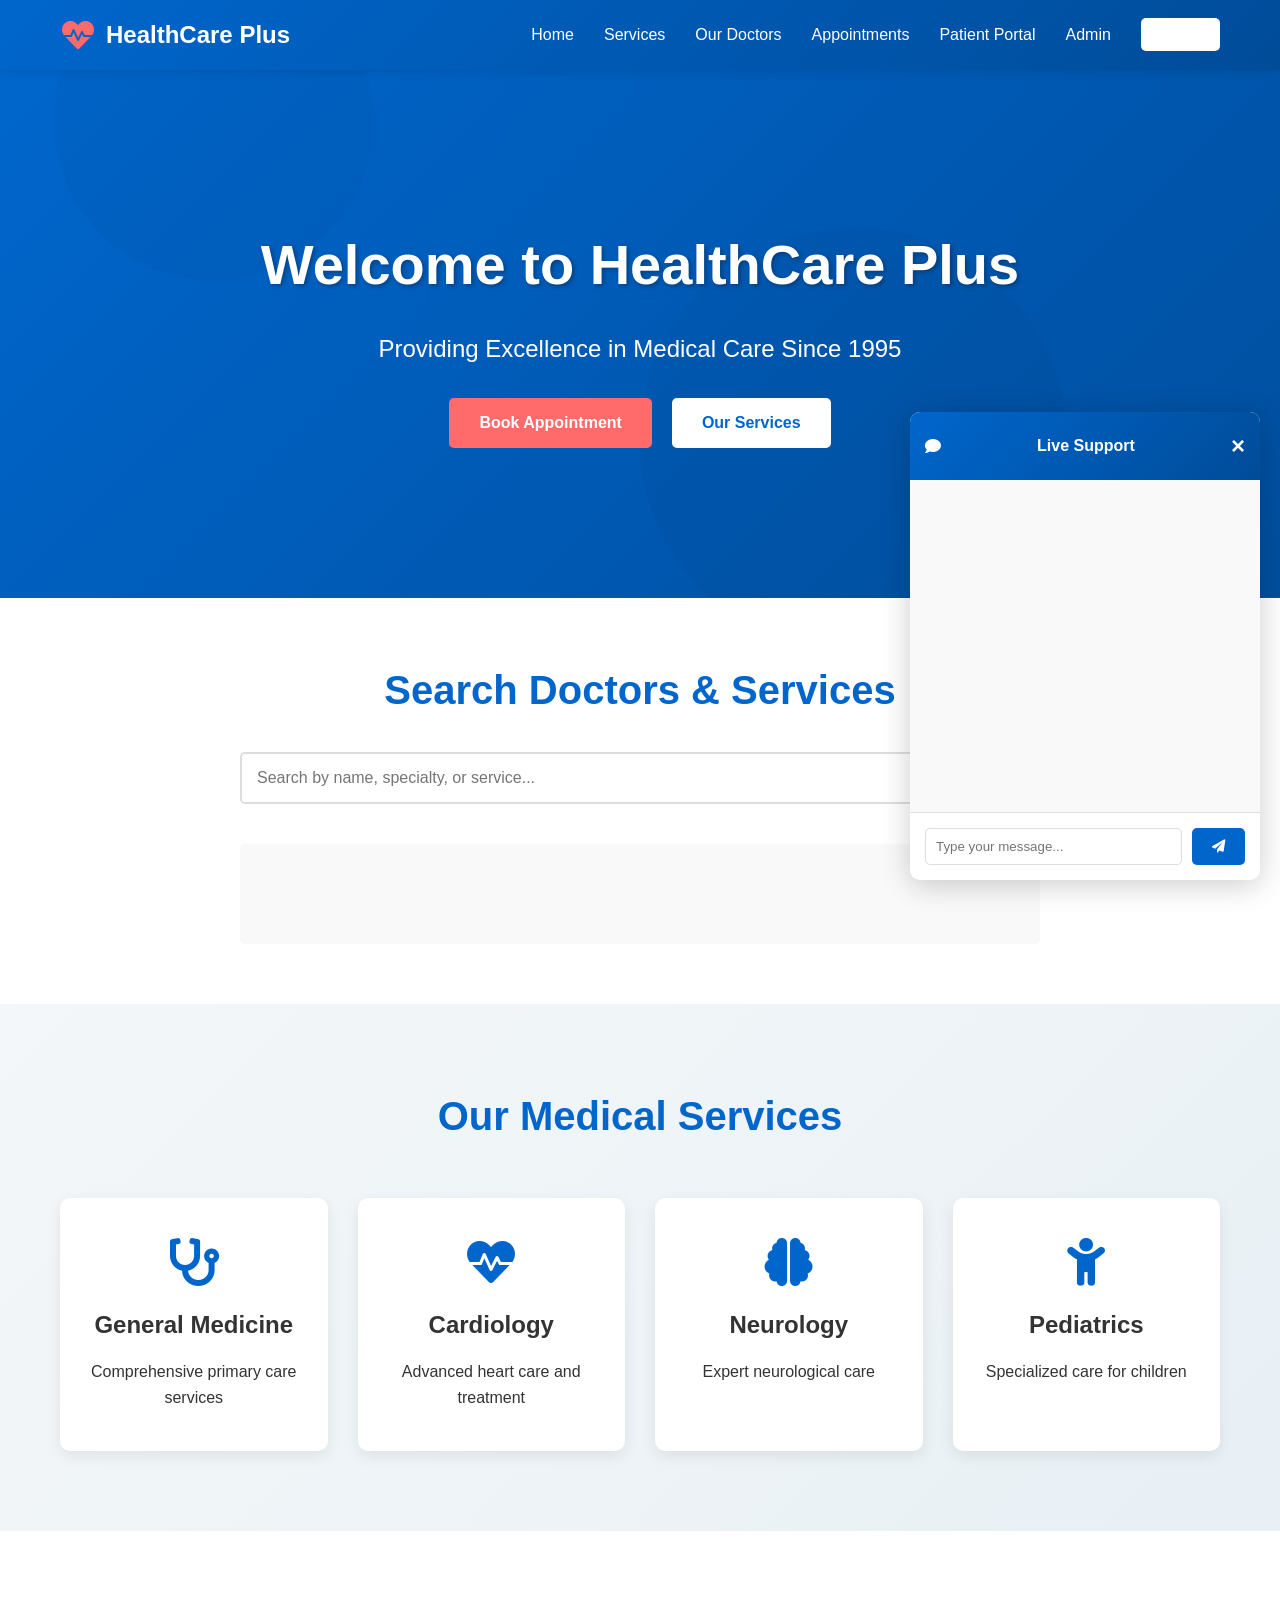
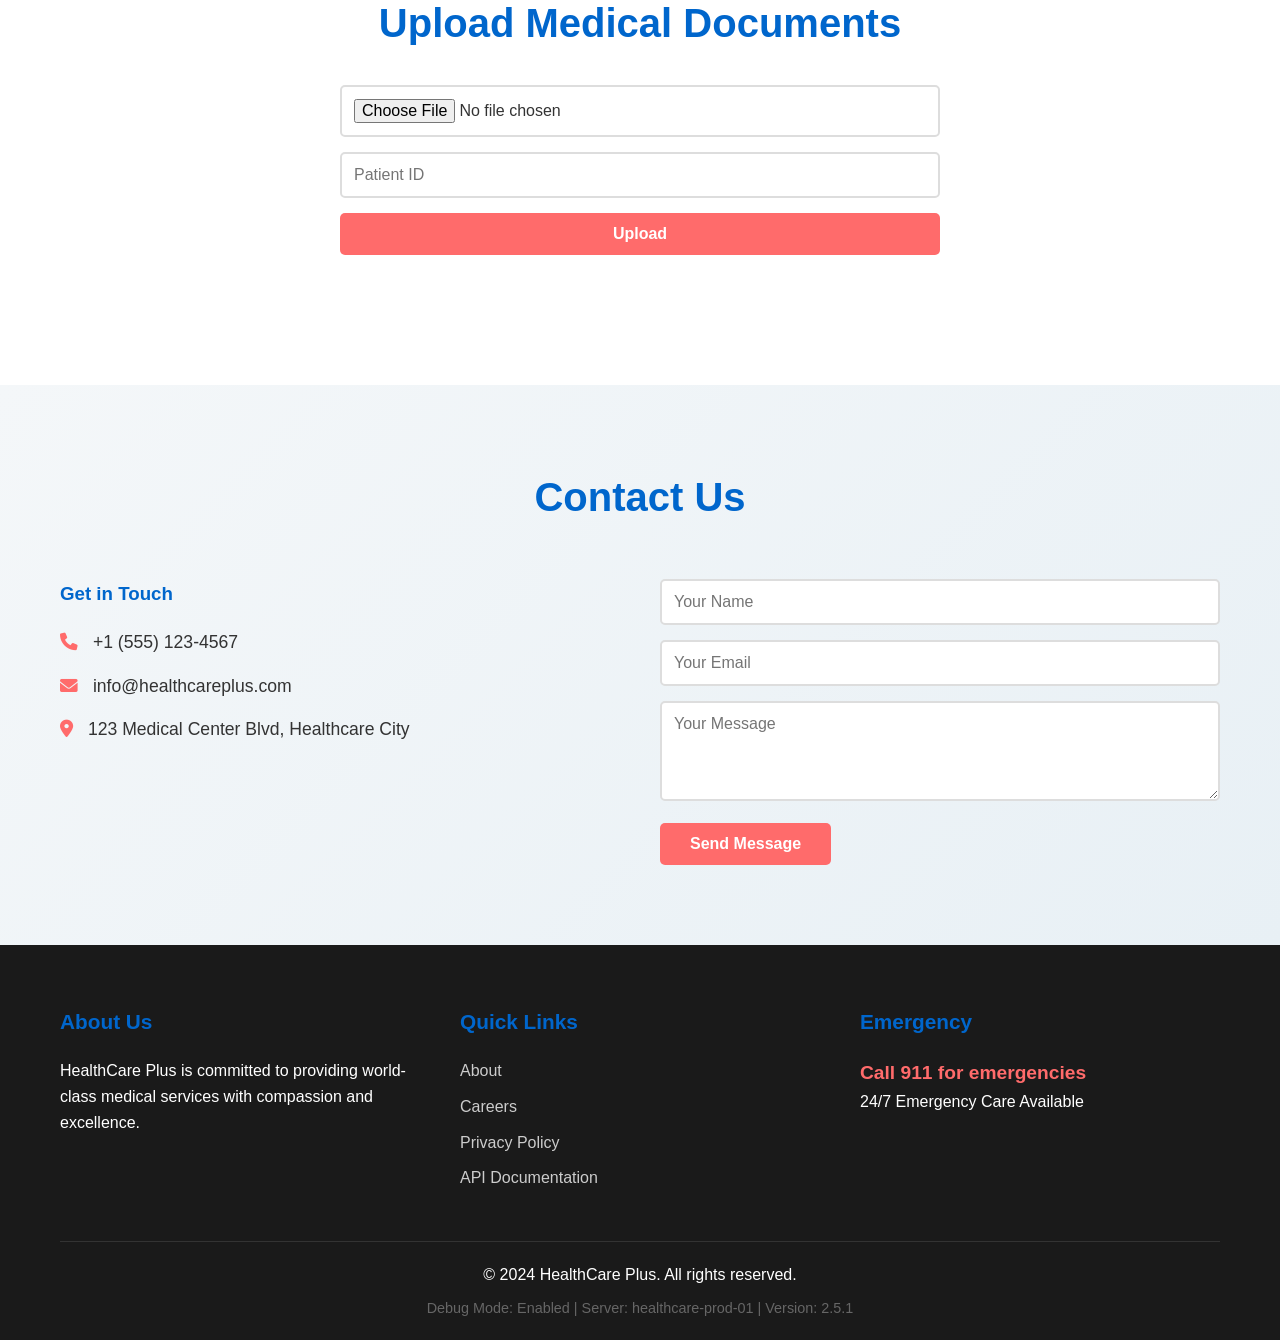
<file: healthcare-plus/index.html>
<!DOCTYPE html>
<html lang="en">
<head>
    <meta charset="UTF-8">
    <meta name="viewport" content="width=device-width, initial-scale=1.0">
    <title>HealthCare Plus - Your Trusted Medical Partner</title>
    <link rel="stylesheet" href="styles.css">
    <link rel="stylesheet" href="https://cdnjs.cloudflare.com/ajax/libs/font-awesome/6.0.0/css/all.min.css">
</head>
<body>
    <!-- Navigation -->
    <nav class="navbar">
        <div class="container">
            <div class="logo">
                <i class="fas fa-heartbeat"></i>
                <span>HealthCare Plus</span>
            </div>
            <ul class="nav-links">
                <li><a href="index.html">Home</a></li>
                <li><a href="services.html">Services</a></li>
                <li><a href="doctors.html">Our Doctors</a></li>
                <li><a href="appointments.html">Appointments</a></li>
                <li><a href="patients.html">Patient Portal</a></li>
                <li><a href="admin.html">Admin</a></li>
                <li><a href="login.html" class="btn-login">Login</a></li>
            </ul>
        </div>
    </nav>

    <!-- Hero Section -->
    <section class="hero">
        <div class="hero-content">
            <h1>Welcome to HealthCare Plus</h1>
            <p>Providing Excellence in Medical Care Since 1995</p>
            <div class="hero-buttons">
                <a href="appointments.html" class="btn btn-primary">Book Appointment</a>
                <a href="services.html" class="btn btn-secondary">Our Services</a>
            </div>
        </div>
    </section>

    <!-- Search Section -->
    <section class="search-section">
        <div class="container">
            <h2>Search Doctors & Services</h2>
            <form id="searchForm" onsubmit="return searchData();">
                <input type="text" id="searchQuery" placeholder="Search by name, specialty, or service..." name="query">
                <button type="submit" class="btn btn-primary">Search</button>
            </form>
            <div id="searchResults"></div>
        </div>
    </section>

    <!-- Services Overview -->
    <section class="services-overview">
        <div class="container">
            <h2>Our Medical Services</h2>
            <div class="services-grid">
                <div class="service-card">
                    <i class="fas fa-stethoscope"></i>
                    <h3>General Medicine</h3>
                    <p>Comprehensive primary care services</p>
                </div>
                <div class="service-card">
                    <i class="fas fa-heartbeat"></i>
                    <h3>Cardiology</h3>
                    <p>Advanced heart care and treatment</p>
                </div>
                <div class="service-card">
                    <i class="fas fa-brain"></i>
                    <h3>Neurology</h3>
                    <p>Expert neurological care</p>
                </div>
                <div class="service-card">
                    <i class="fas fa-child"></i>
                    <h3>Pediatrics</h3>
                    <p>Specialized care for children</p>
                </div>
            </div>
        </div>
    </section>

    <!-- Image Upload Section -->
    <section class="upload-section">
        <div class="container">
            <h2>Upload Medical Documents</h2>
            <form id="uploadForm" enctype="multipart/form-data">
                <input type="file" id="fileUpload" name="file">
                <input type="text" id="patientId" placeholder="Patient ID" name="patientId">
                <button type="button" onclick="uploadFile()" class="btn btn-primary">Upload</button>
            </form>
            <div id="uploadResult"></div>
        </div>
    </section>

    <!-- Contact Section -->
    <section class="contact-section">
        <div class="container">
            <h2>Contact Us</h2>
            <div class="contact-grid">
                <div class="contact-info">
                    <h3>Get in Touch</h3>
                    <p><i class="fas fa-phone"></i> +1 (555) 123-4567</p>
                    <p><i class="fas fa-envelope"></i> info@healthcareplus.com</p>
                    <p><i class="fas fa-map-marker-alt"></i> 123 Medical Center Blvd, Healthcare City</p>
                </div>
                <div class="contact-form">
                    <form id="contactForm">
                        <input type="text" name="name" placeholder="Your Name" required>
                        <input type="email" name="email" placeholder="Your Email" required>
                        <textarea name="message" placeholder="Your Message" rows="4" required></textarea>
                        <button type="submit" class="btn btn-primary">Send Message</button>
                    </form>
                </div>
            </div>
        </div>
    </section>

    <!-- Chat Box -->
    <div class="chat-widget" id="chatWidget">
        <div class="chat-header" onclick="toggleChat()">
            <i class="fas fa-comment"></i> Live Support
            <span class="chat-close">&times;</span>
        </div>
        <div class="chat-body" id="chatBody">
            <div class="chat-messages" id="chatMessages"></div>
            <div class="chat-input">
                <input type="text" id="chatInput" placeholder="Type your message...">
                <button onclick="sendMessage()"><i class="fas fa-paper-plane"></i></button>
            </div>
        </div>
    </div>

    <!-- Footer -->
    <footer class="footer">
        <div class="container">
            <div class="footer-grid">
                <div class="footer-col">
                    <h4>About Us</h4>
                    <p>HealthCare Plus is committed to providing world-class medical services with compassion and excellence.</p>
                </div>
                <div class="footer-col">
                    <h4>Quick Links</h4>
                    <ul>
                        <li><a href="about.html">About</a></li>
                        <li><a href="careers.html">Careers</a></li>
                        <li><a href="privacy.html">Privacy Policy</a></li>
                        <li><a href="api-docs.html">API Documentation</a></li>
                    </ul>
                </div>
                <div class="footer-col">
                    <h4>Emergency</h4>
                    <p class="emergency">Call 911 for emergencies</p>
                    <p>24/7 Emergency Care Available</p>
                </div>
            </div>
            <div class="footer-bottom">
                <p>&copy; 2024 HealthCare Plus. All rights reserved.</p>
                <p class="debug-info">Debug Mode: Enabled | Server: healthcare-prod-01 | Version: 2.5.1</p>
            </div>
        </div>
    </footer>

    <script src="script.js"></script>
</body>
</html>
</file>
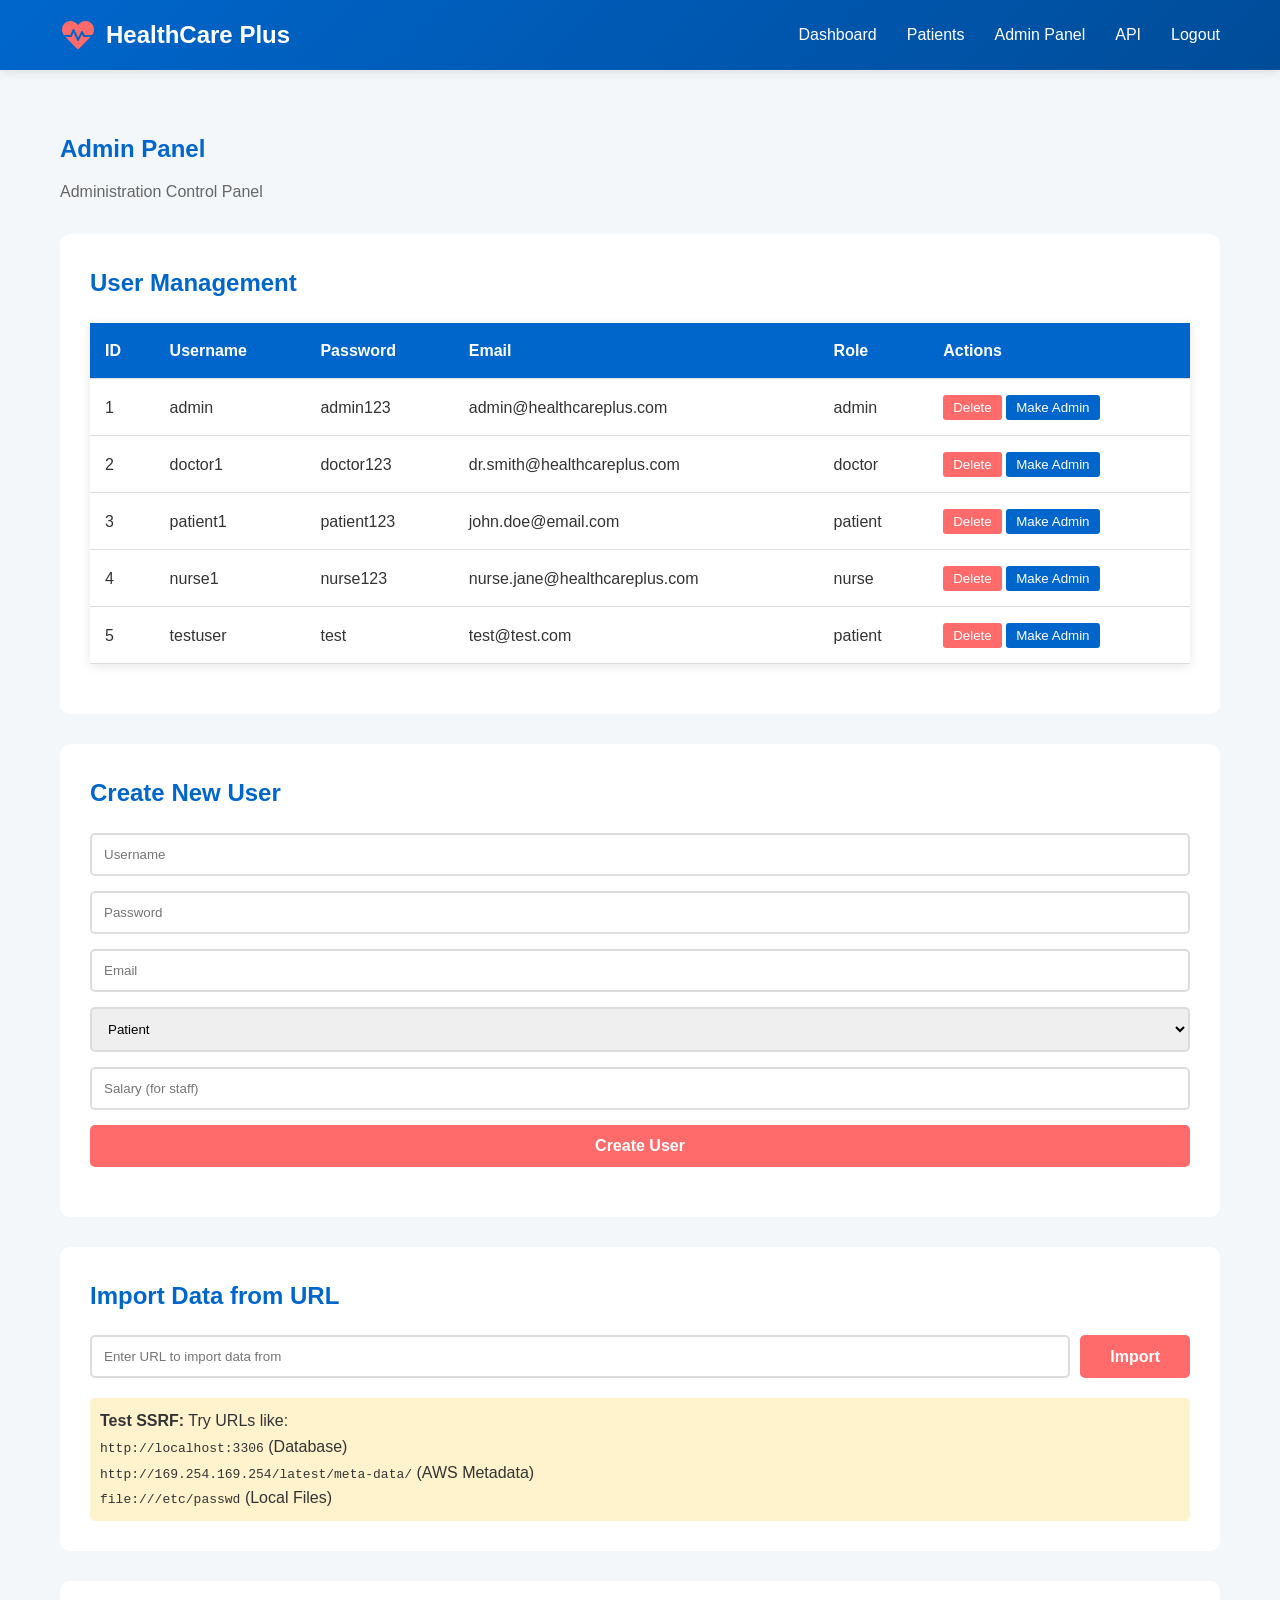
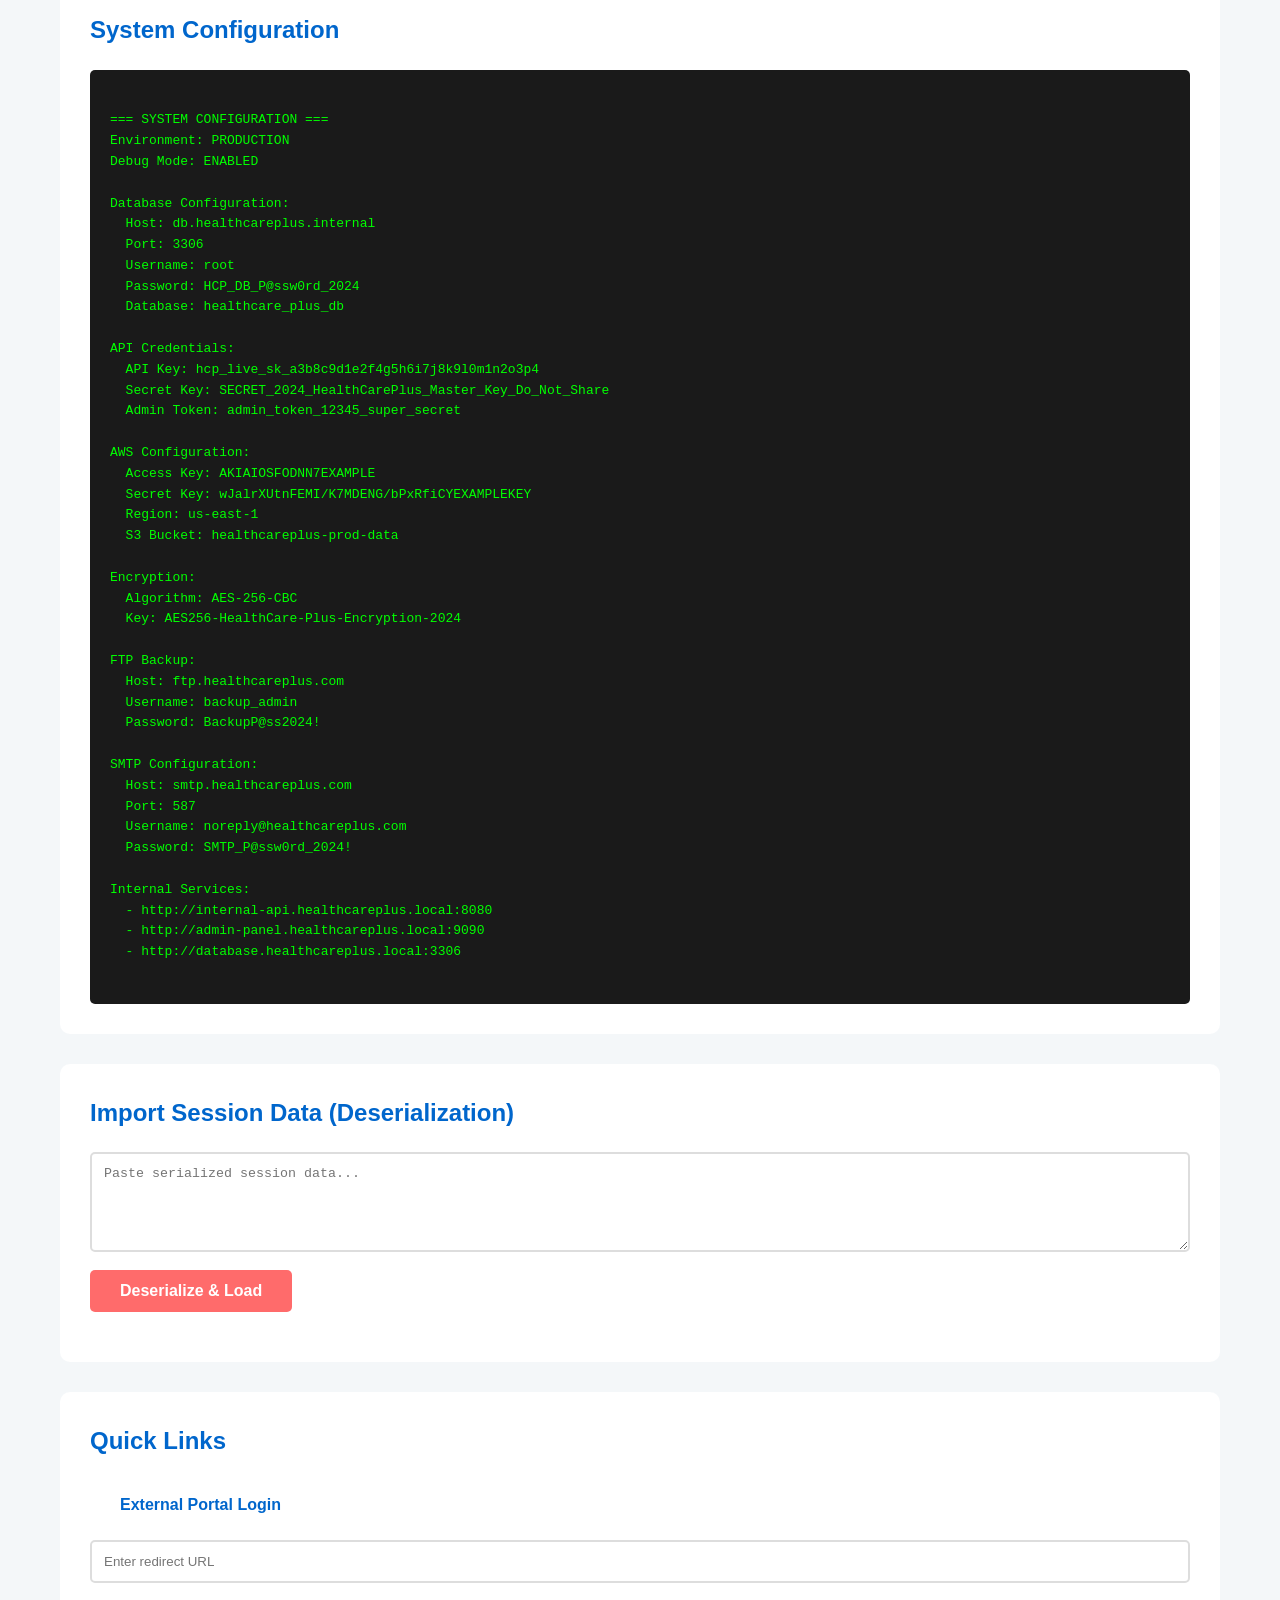
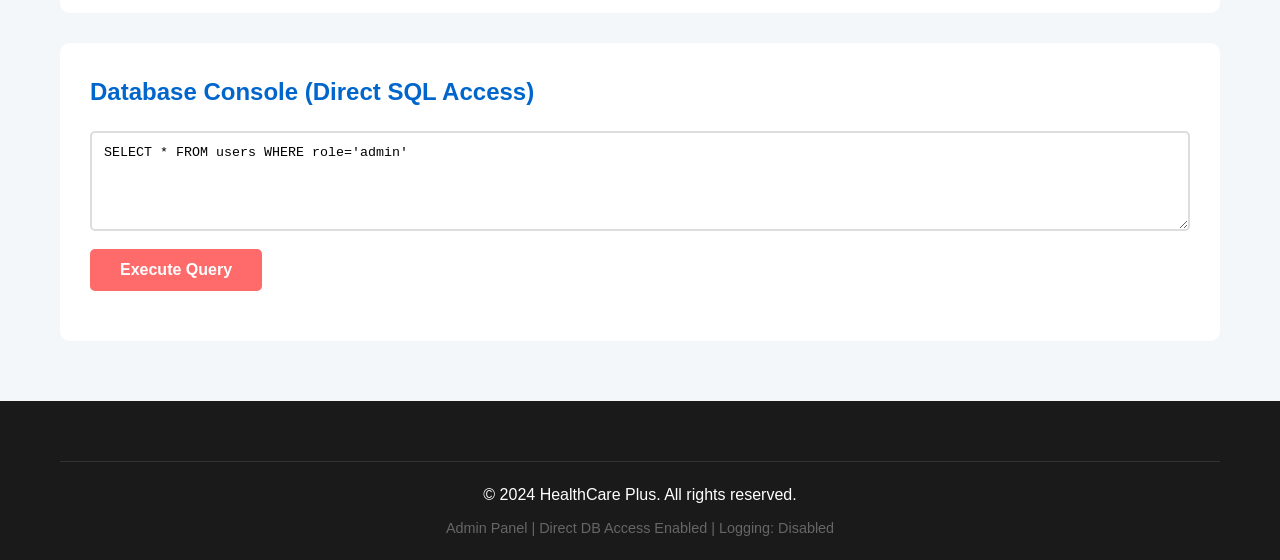
<file: healthcare-plus/admin.html>
<!DOCTYPE html>
<html lang="en">
<head>
    <meta charset="UTF-8">
    <meta name="viewport" content="width=device-width, initial-scale=1.0">
    <title>Admin Panel - HealthCare Plus</title>
    <link rel="stylesheet" href="styles.css">
    <link rel="stylesheet" href="https://cdnjs.cloudflare.com/ajax/libs/font-awesome/6.0.0/css/all.min.css">
</head>
<body>
    <nav class="navbar">
        <div class="container">
            <div class="logo">
                <i class="fas fa-heartbeat"></i>
                <span>HealthCare Plus</span>
            </div>
            <ul class="nav-links">
                <li><a href="dashboard.html">Dashboard</a></li>
                <li><a href="patients.html">Patients</a></li>
                <li><a href="admin.html">Admin Panel</a></li>
                <li><a href="api-docs.html">API</a></li>
                <li><a href="login.html">Logout</a></li>
            </ul>
        </div>
    </nav>

    <section style="padding: 60px 0; min-height: 80vh;">
        <div class="container">
            <h1 style="color: #0066cc; margin-bottom: 10px;">Admin Panel</h1>
            <p style="color: #666; margin-bottom: 30px;">Administration Control Panel</p>

            <!-- VULNERABILITY: Missing Function Level Access Control -->
            <div style="background: white; padding: 30px; border-radius: 10px; margin-bottom: 30px;">
                <h2 style="color: #0066cc; margin-bottom: 20px;">User Management</h2>
                <div id="usersList"></div>
            </div>

            <!-- VULNERABILITY: Mass Assignment -->
            <div style="background: white; padding: 30px; border-radius: 10px; margin-bottom: 30px;">
                <h2 style="color: #0066cc; margin-bottom: 20px;">Create New User</h2>
                <form id="createUserForm" style="display: grid; gap: 15px;">
                    <input type="text" id="newUsername" placeholder="Username" required style="padding: 12px; border: 2px solid #ddd; border-radius: 5px;">
                    <input type="password" id="newPassword" placeholder="Password" required style="padding: 12px; border: 2px solid #ddd; border-radius: 5px;">
                    <input type="email" id="newEmail" placeholder="Email" required style="padding: 12px; border: 2px solid #ddd; border-radius: 5px;">
                    <select id="newRole" style="padding: 12px; border: 2px solid #ddd; border-radius: 5px;">
                        <option value="patient">Patient</option>
                        <option value="doctor">Doctor</option>
                        <option value="nurse">Nurse</option>
                        <option value="admin">Admin</option>
                    </select>
                    <input type="text" id="newSalary" placeholder="Salary (for staff)" style="padding: 12px; border: 2px solid #ddd; border-radius: 5px;">
                    <button type="submit" class="btn btn-primary">Create User</button>
                </form>
                <div id="createUserResult" style="margin-top: 20px;"></div>
            </div>

            <!-- VULNERABILITY: SSRF (Server-Side Request Forgery) -->
            <div style="background: white; padding: 30px; border-radius: 10px; margin-bottom: 30px;">
                <h2 style="color: #0066cc; margin-bottom: 20px;">Import Data from URL</h2>
                <div style="display: flex; gap: 10px; margin-bottom: 20px;">
                    <input type="text" id="importUrl" placeholder="Enter URL to import data from" style="flex: 1; padding: 12px; border: 2px solid #ddd; border-radius: 5px;">
                    <button onclick="importFromUrl()" class="btn btn-primary">Import</button>
                </div>
                <div id="ssrfResults"></div>
                <div style="margin-top: 15px; padding: 10px; background: #fff3cd; border-radius: 5px;">
                    <strong>Test SSRF:</strong> Try URLs like:<br>
                    <code>http://localhost:3306</code> (Database)<br>
                    <code>http://169.254.169.254/latest/meta-data/</code> (AWS Metadata)<br>
                    <code>file:///etc/passwd</code> (Local Files)
                </div>
            </div>

            <!-- VULNERABILITY: Sensitive Data Exposure -->
            <div style="background: white; padding: 30px; border-radius: 10px; margin-bottom: 30px;">
                <h2 style="color: #0066cc; margin-bottom: 20px;">System Configuration</h2>
                <div style="background: #1a1a1a; color: #0f0; padding: 20px; border-radius: 5px; font-family: monospace; white-space: pre-wrap;" id="systemConfig"></div>
            </div>

            <!-- VULNERABILITY: Insecure Deserialization -->
            <div style="background: white; padding: 30px; border-radius: 10px; margin-bottom: 30px;">
                <h2 style="color: #0066cc; margin-bottom: 20px;">Import Session Data (Deserialization)</h2>
                <textarea id="sessionData" placeholder="Paste serialized session data..." style="width: 100%; height: 100px; padding: 12px; border: 2px solid #ddd; border-radius: 5px; font-family: monospace;"></textarea>
                <button onclick="deserializeSession()" class="btn btn-primary" style="margin-top: 10px;">Deserialize & Load</button>
                <div id="deserializeResults" style="margin-top: 20px;"></div>
            </div>

            <!-- VULNERABILITY: Unvalidated Redirects -->
            <div style="background: white; padding: 30px; border-radius: 10px; margin-bottom: 30px;">
                <h2 style="color: #0066cc; margin-bottom: 20px;">Quick Links</h2>
                <div style="display: grid; gap: 10px;">
                    <a href="#" onclick="redirectTo()" class="btn btn-secondary">External Portal Login</a>
                    <input type="text" id="redirectUrl" placeholder="Enter redirect URL" style="padding: 12px; border: 2px solid #ddd; border-radius: 5px;">
                </div>
            </div>

            <!-- Database Console -->
            <div style="background: white; padding: 30px; border-radius: 10px;">
                <h2 style="color: #0066cc; margin-bottom: 20px;">Database Console (Direct SQL Access)</h2>
                <textarea id="sqlQuery" placeholder="Enter SQL query..." style="width: 100%; height: 100px; padding: 12px; border: 2px solid #ddd; border-radius: 5px; font-family: monospace;">SELECT * FROM users WHERE role='admin'</textarea>
                <button onclick="executeSQL()" class="btn btn-primary" style="margin-top: 10px;">Execute Query</button>
                <div id="sqlResults" style="margin-top: 20px;"></div>
            </div>
        </div>
    </section>

    <footer class="footer">
        <div class="container">
            <div class="footer-bottom">
                <p>&copy; 2024 HealthCare Plus. All rights reserved.</p>
                <p class="debug-info">Admin Panel | Direct DB Access Enabled | Logging: Disabled</p>
            </div>
        </div>
    </footer>

    <script src="script.js"></script>
    <script>
        // Load user list on page load
        function loadUsers() {
            const usersList = document.getElementById('usersList');
            let html = '<table><thead><tr><th>ID</th><th>Username</th><th>Password</th><th>Email</th><th>Role</th><th>Actions</th></tr></thead><tbody>';
            
            DATABASE.users.forEach(user => {
                html += `
                    <tr>
                        <td>${user.id}</td>
                        <td>${user.username}</td>
                        <td>${user.password}</td>
                        <td>${user.email}</td>
                        <td>${user.role}</td>
                        <td>
                            <button onclick="deleteUserAdmin(${user.id})" style="background: #ff6b6b; color: white; border: none; padding: 5px 10px; border-radius: 3px; cursor: pointer;">Delete</button>
                            <button onclick="makeAdmin(${user.id})" style="background: #0066cc; color: white; border: none; padding: 5px 10px; border-radius: 3px; cursor: pointer;">Make Admin</button>
                        </td>
                    </tr>
                `;
            });
            
            html += '</tbody></table>';
            usersList.innerHTML = html;
        }
        
        loadUsers();
        
        // VULNERABILITY: No authorization check for user deletion
        function deleteUserAdmin(userId) {
            const userIndex = DATABASE.users.findIndex(u => u.id === userId);
            if (userIndex !== -1) {
                const user = DATABASE.users[userIndex];
                alert(`User ${user.username} deleted!`);
                DATABASE.users.splice(userIndex, 1);
                loadUsers();
            }
        }
        
        // VULNERABILITY: No authorization check for privilege escalation
        function makeAdmin(userId) {
            const user = DATABASE.users.find(u => u.id === userId);
            if (user) {
                user.role = 'admin';
                alert(`${user.username} is now an admin!`);
                loadUsers();
            }
        }
        
        // VULNERABILITY: Mass Assignment
        document.getElementById('createUserForm').addEventListener('submit', function(e) {
            e.preventDefault();
            
            const newUser = {
                id: DATABASE.users.length + 1,
                username: document.getElementById('newUsername').value,
                password: document.getElementById('newPassword').value,
                email: document.getElementById('newEmail').value,
                role: document.getElementById('newRole').value,
                salary: document.getElementById('newSalary').value || 0,
                ssn: '000-00-0000' // Auto-generated
            };
            
            DATABASE.users.push(newUser);
            
            document.getElementById('createUserResult').innerHTML = `
                <div class="alert alert-success">
                    <h3>User Created Successfully!</h3>
                    <pre>${JSON.stringify(newUser, null, 2)}</pre>
                </div>
            `;
            
            loadUsers();
            this.reset();
        });
        
        // VULNERABILITY: SSRF (Server-Side Request Forgery)
        function importFromUrl() {
            const url = document.getElementById('importUrl').value;
            const results = document.getElementById('ssrfResults');
            
            results.innerHTML = `<div class="alert alert-warning">
                <h3>🔓 SSRF Request Initiated</h3>
                <p><strong>Target URL:</strong> ${url}</p>
            </div>`;
            
            // Simulate SSRF vulnerability
            if (url.includes('localhost') || url.includes('127.0.0.1')) {
                results.innerHTML += `<div class="alert alert-error">
                    <h4>Internal Service Response:</h4>
                    <pre style="background: #1a1a1a; color: #0f0; padding: 15px; border-radius: 5px;">
=== MySQL Database Service (Port 3306) ===
Status: Running
Database: healthcare_plus_db
Credentials: root:${API_CONFIG.databasePassword}
Tables: users, patients, doctors, appointments, billing, medical_records
                    </pre>
                </div>`;
            } else if (url.includes('169.254.169.254')) {
                results.innerHTML += `<div class="alert alert-error">
                    <h4>AWS Metadata Service:</h4>
                    <pre style="background: #1a1a1a; color: #0f0; padding: 15px; border-radius: 5px;">
{
    "Code": "Success",
    "AccessKeyId": "${API_CONFIG.awsAccessKey}",
    "SecretAccessKey": "${API_CONFIG.awsSecretKey}",
    "Token": "AWS_SESSION_TOKEN_EXAMPLE",
    "Expiration": "2024-12-31T23:59:59Z"
}
                    </pre>
                </div>`;
            } else if (url.startsWith('file://')) {
                results.innerHTML += `<div class="alert alert-error">
                    <h4>Local File Access:</h4>
                    <pre style="background: #1a1a1a; color: #0f0; padding: 15px; border-radius: 5px;">
root:x:0:0:root:/root:/bin/bash
admin:x:1000:1000:Admin:/home/admin:/bin/bash
healthcareplus:x:1001:1001::/var/www/healthcareplus:/bin/false
                    </pre>
                </div>`;
            } else {
                results.innerHTML += `<div class="alert alert-success">
                    <p>External URL request sent (SSRF vulnerability allows internal network access)</p>
                </div>`;
            }
        }
        
        // VULNERABILITY: Sensitive Data Exposure
        document.getElementById('systemConfig').textContent = `
=== SYSTEM CONFIGURATION ===
Environment: PRODUCTION
Debug Mode: ENABLED

Database Configuration:
  Host: db.healthcareplus.internal
  Port: 3306
  Username: root
  Password: ${API_CONFIG.databasePassword}
  Database: healthcare_plus_db

API Credentials:
  API Key: ${API_CONFIG.apiKey}
  Secret Key: ${API_CONFIG.secretKey}
  Admin Token: ${API_CONFIG.adminToken}

AWS Configuration:
  Access Key: ${API_CONFIG.awsAccessKey}
  Secret Key: ${API_CONFIG.awsSecretKey}
  Region: us-east-1
  S3 Bucket: healthcareplus-prod-data

Encryption:
  Algorithm: AES-256-CBC
  Key: ${API_CONFIG.encryptionKey}

FTP Backup:
  Host: ${BACKUP_CREDENTIALS.ftpHost}
  Username: ${BACKUP_CREDENTIALS.ftpUser}
  Password: ${BACKUP_CREDENTIALS.ftpPassword}

SMTP Configuration:
  Host: smtp.healthcareplus.com
  Port: 587
  Username: noreply@healthcareplus.com
  Password: SMTP_P@ssw0rd_2024!

Internal Services:
  - http://internal-api.healthcareplus.local:8080
  - http://admin-panel.healthcareplus.local:9090
  - http://database.healthcareplus.local:3306
        `;
        
        // VULNERABILITY: Insecure Deserialization
        function deserializeSession() {
            const sessionData = document.getElementById('sessionData').value;
            const results = document.getElementById('deserializeResults');
            
            try {
                // Dangerous: deserializing without validation
                const data = JSON.parse(sessionData);
                
                results.innerHTML = `<div class="alert alert-success">
                    <h3>Session Deserialized Successfully</h3>
                    <pre>${JSON.stringify(data, null, 2)}</pre>
                </div>`;
                
                // Automatically execute if it contains commands
                if (data.role === 'admin') {
                    results.innerHTML += '<div class="alert alert-warning">⚠️ Admin privileges granted!</div>';
                    localStorage.setItem('currentUser', JSON.stringify(data));
                }
                
                if (data.command) {
                    results.innerHTML += `<div class="alert alert-error">
                        🔓 Executing command: <code>${data.command}</code>
                    </div>`;
                }
            } catch (e) {
                results.innerHTML = `<div class="alert alert-error">Invalid format. Try: {"username":"admin","role":"admin","command":"cat /etc/passwd"}</div>`;
            }
        }
        
        // VULNERABILITY: Unvalidated Redirects
        function redirectTo() {
            const url = document.getElementById('redirectUrl').value;
            if (url) {
                // No validation - can redirect to any URL including phishing sites
                window.location.href = url;
            } else {
                alert('Enter a URL first (phishing URL possible)');
            }
        }
        
        // VULNERABILITY: Direct SQL Execution
        function executeSQL() {
            const query = document.getElementById('sqlQuery').value.toLowerCase();
            const results = document.getElementById('sqlResults');
            
            results.innerHTML = `<div style="background: #1a1a1a; color: #0f0; padding: 15px; border-radius: 5px; font-family: monospace; white-space: pre-wrap;">
Executing: ${query}

`;
            
            if (query.includes('select') && query.includes('users')) {
                results.innerHTML += `Query OK, ${DATABASE.users.length} rows returned\n\n`;
                results.innerHTML += 'ID | Username | Password | Email | Role | SSN\n';
                results.innerHTML += '---+----------+----------+-------+------+-------------\n';
                DATABASE.users.forEach(u => {
                    results.innerHTML += `${u.id} | ${u.username} | ${u.password} | ${u.email} | ${u.role} | ${u.ssn}\n`;
                });
            } else if (query.includes('select') && query.includes('patients')) {
                results.innerHTML += `Query OK, ${DATABASE.patients.length} rows returned\n\n`;
                DATABASE.patients.forEach(p => {
                    results.innerHTML += `${p.id} | ${p.name} | ${p.ssn} | ${p.diagnosis}\n`;
                });
            } else if (query.includes('drop') || query.includes('delete')) {
                results.innerHTML += '⚠️ DESTRUCTIVE QUERY EXECUTED\n';
                results.innerHTML += 'All data deleted successfully!\n';
            } else if (query.includes('insert') || query.includes('update')) {
                results.innerHTML += 'Query OK, 1 row affected\n';
            } else {
                results.innerHTML += 'Query executed successfully\n';
            }
            
            results.innerHTML += '</div>';
        }
        
        // Expose everything for easy testing
        console.log('=== ADMIN PANEL DEBUG ===');
        console.log('Full Database Access:', DATABASE);
        console.log('All API Keys:', API_CONFIG);
        console.log('Backup Credentials:', BACKUP_CREDENTIALS);
    </script>
</body>
</html>
</file>
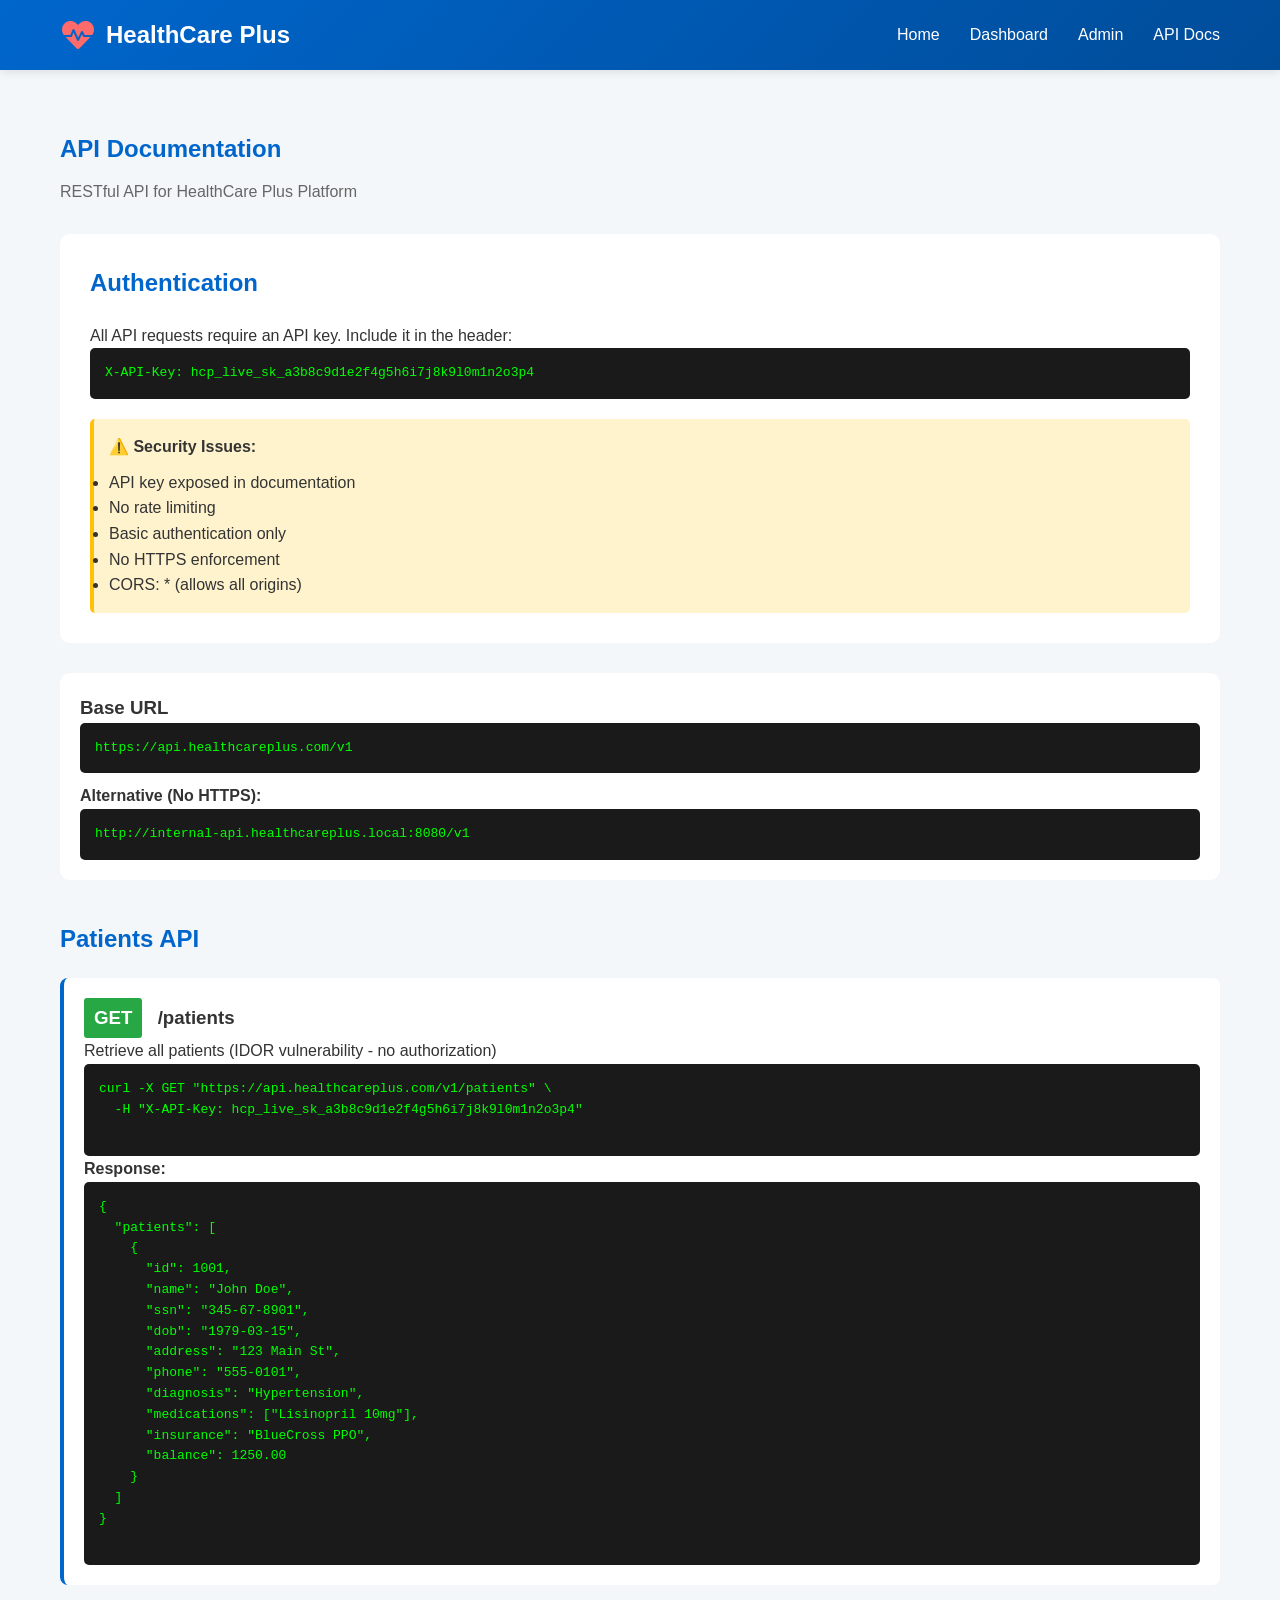
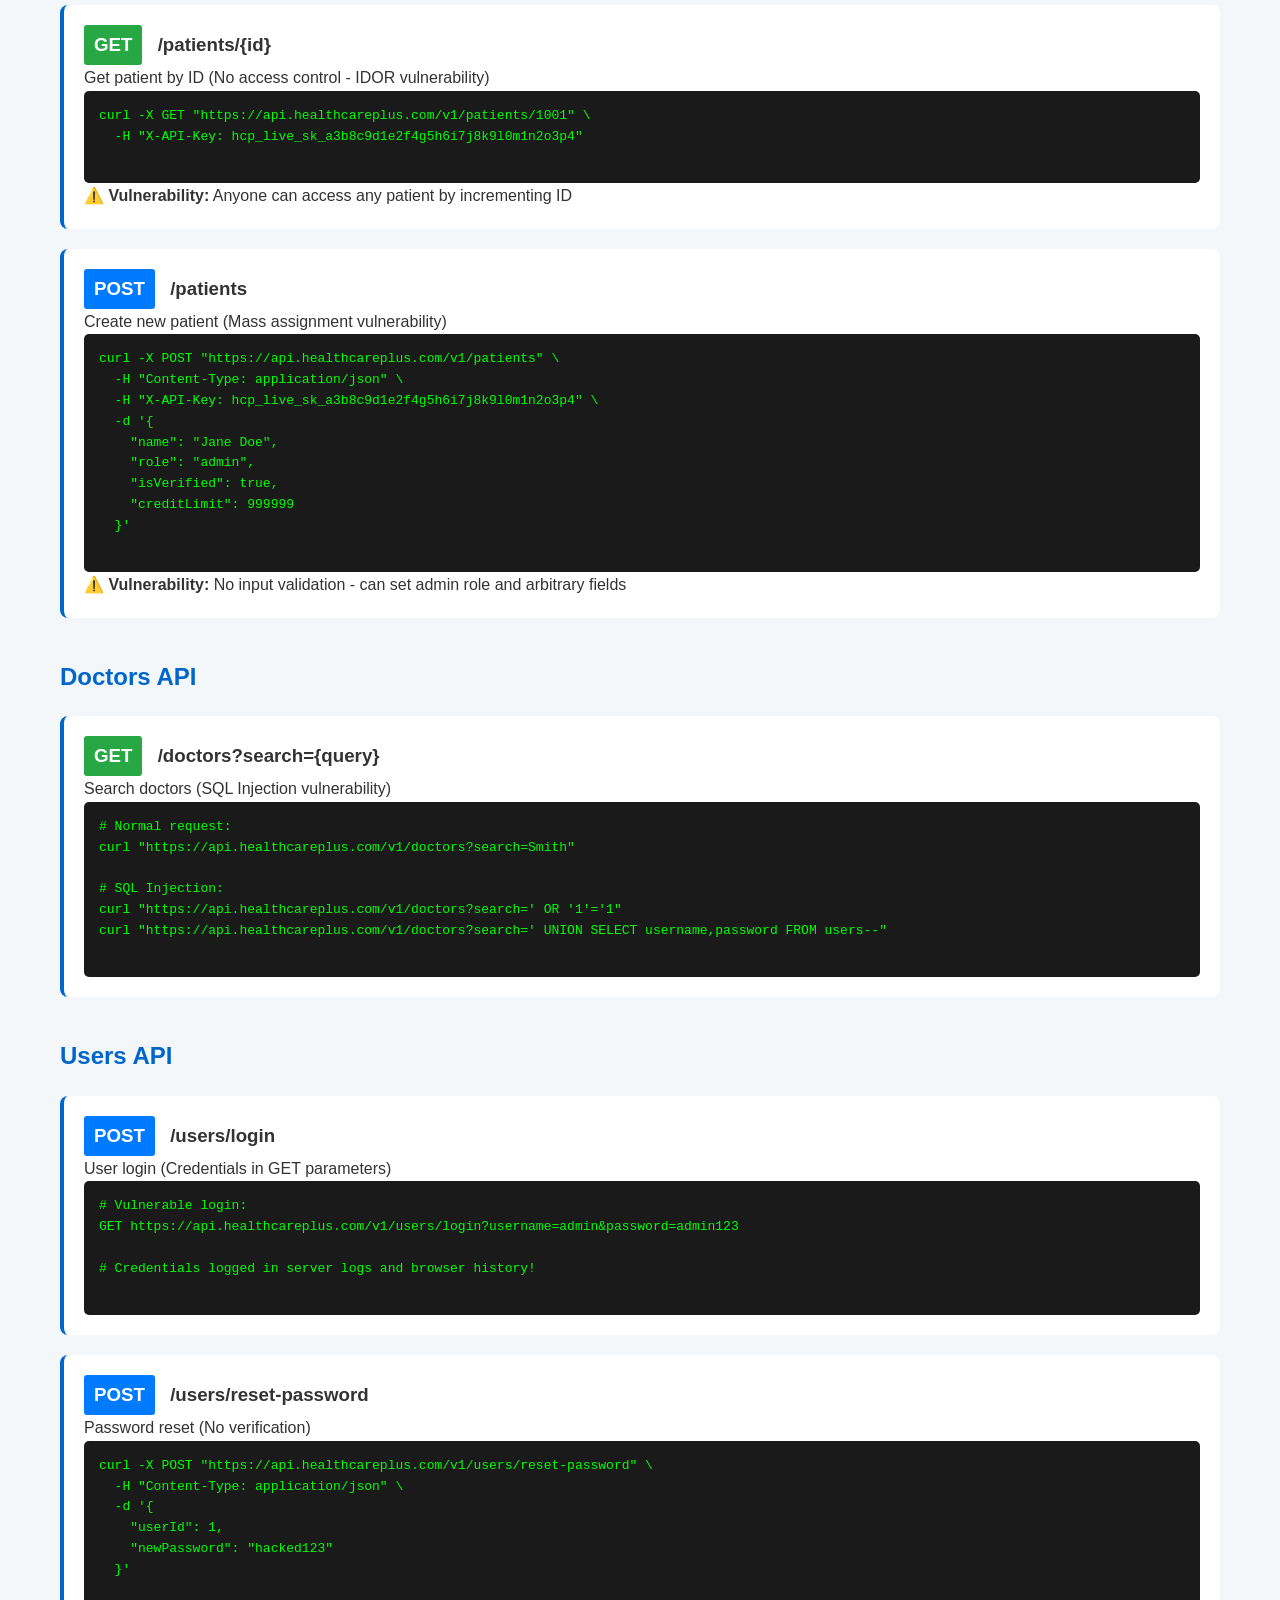
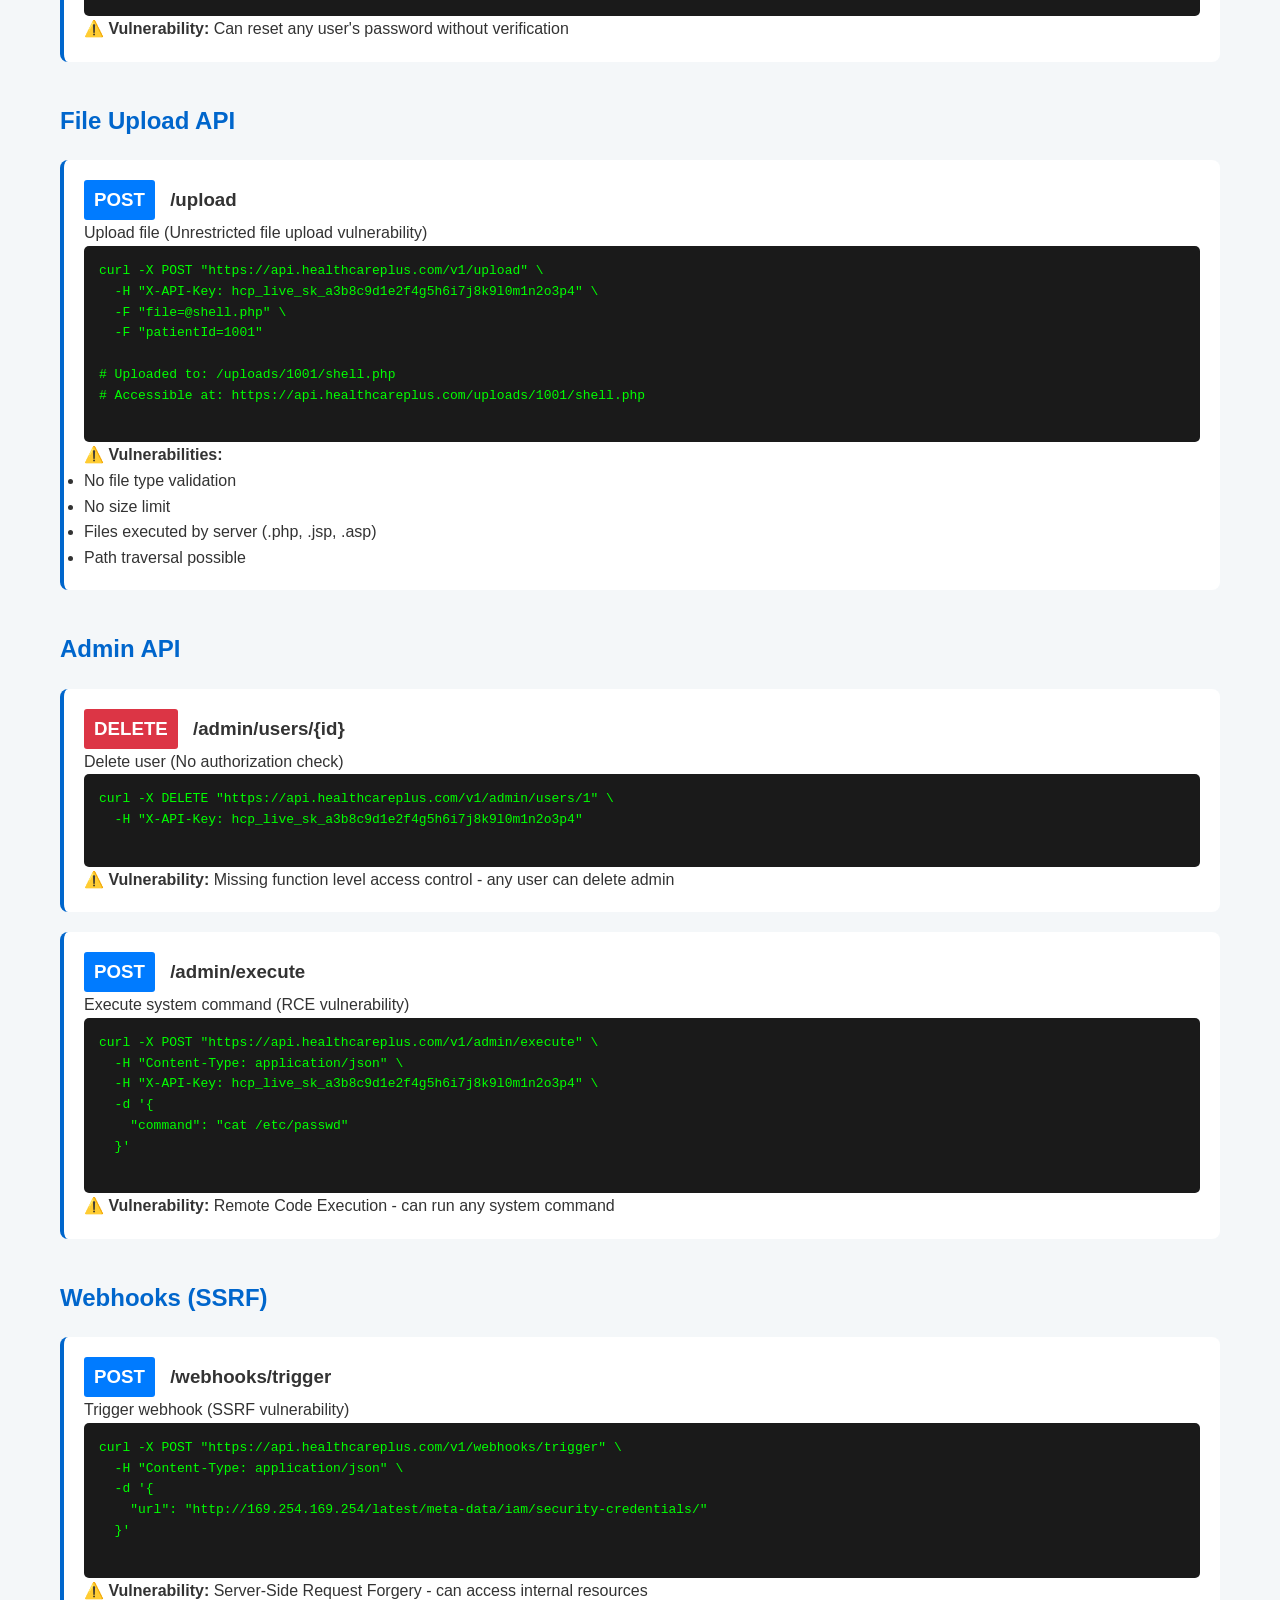
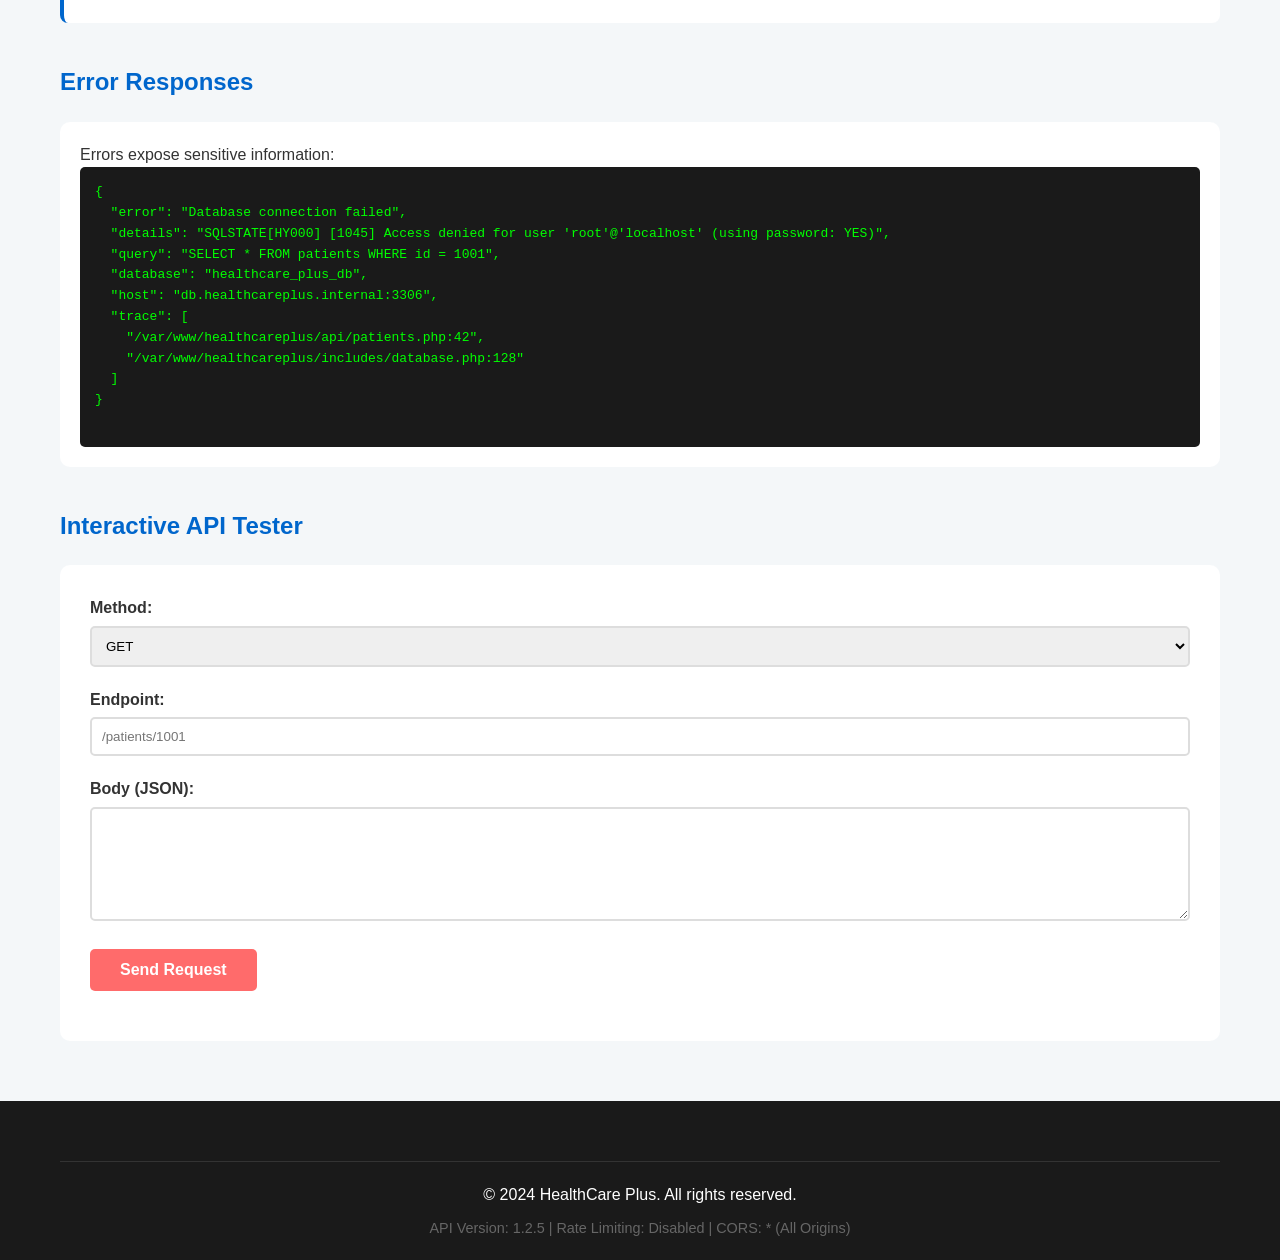
<file: healthcare-plus/api-docs.html>
<!DOCTYPE html>
<html lang="en">
<head>
    <meta charset="UTF-8">
    <meta name="viewport" content="width=device-width, initial-scale=1.0">
    <title>API Documentation - HealthCare Plus</title>
    <link rel="stylesheet" href="styles.css">
    <link rel="stylesheet" href="https://cdnjs.cloudflare.com/ajax/libs/font-awesome/6.0.0/css/all.min.css">
    <style>
        .api-endpoint {
            background: white;
            padding: 20px;
            margin-bottom: 20px;
            border-radius: 8px;
            border-left: 4px solid #0066cc;
        }
        .method {
            display: inline-block;
            padding: 5px 10px;
            border-radius: 3px;
            font-weight: bold;
            margin-right: 10px;
        }
        .method.get { background: #28a745; color: white; }
        .method.post { background: #007bff; color: white; }
        .method.put { background: #ffc107; color: black; }
        .method.delete { background: #dc3545; color: white; }
        code {
            background: #f4f4f4;
            padding: 2px 6px;
            border-radius: 3px;
            font-family: 'Courier New', monospace;
        }
        pre {
            background: #1a1a1a;
            color: #0f0;
            padding: 15px;
            border-radius: 5px;
            overflow-x: auto;
        }
    </style>
</head>
<body>
    <nav class="navbar">
        <div class="container">
            <div class="logo">
                <i class="fas fa-heartbeat"></i>
                <span>HealthCare Plus</span>
            </div>
            <ul class="nav-links">
                <li><a href="index.html">Home</a></li>
                <li><a href="dashboard.html">Dashboard</a></li>
                <li><a href="admin.html">Admin</a></li>
                <li><a href="api-docs.html">API Docs</a></li>
            </ul>
        </div>
    </nav>

    <section style="padding: 60px 0;">
        <div class="container">
            <h1 style="color: #0066cc; margin-bottom: 10px;">API Documentation</h1>
            <p style="color: #666; margin-bottom: 30px;">RESTful API for HealthCare Plus Platform</p>

            <!-- Authentication Section -->
            <div style="background: white; padding: 30px; border-radius: 10px; margin-bottom: 30px;">
                <h2 style="color: #0066cc; margin-bottom: 20px;">Authentication</h2>
                <p>All API requests require an API key. Include it in the header:</p>
                <pre>X-API-Key: hcp_live_sk_a3b8c9d1e2f4g5h6i7j8k9l0m1n2o3p4</pre>
                
                <div style="background: #fff3cd; padding: 15px; border-radius: 5px; margin-top: 20px; border-left: 4px solid #ffc107;">
                    <strong>⚠️ Security Issues:</strong>
                    <ul style="margin-top: 10px;">
                        <li>API key exposed in documentation</li>
                        <li>No rate limiting</li>
                        <li>Basic authentication only</li>
                        <li>No HTTPS enforcement</li>
                        <li>CORS: * (allows all origins)</li>
                    </ul>
                </div>
            </div>

            <!-- Base URL -->
            <div style="background: white; padding: 20px; border-radius: 10px; margin-bottom: 30px;">
                <h3>Base URL</h3>
                <pre>https://api.healthcareplus.com/v1</pre>
                <p style="margin-top: 10px;"><strong>Alternative (No HTTPS):</strong></p>
                <pre>http://internal-api.healthcareplus.local:8080/v1</pre>
            </div>

            <!-- Patients API -->
            <h2 style="color: #0066cc; margin: 40px 0 20px;">Patients API</h2>
            
            <div class="api-endpoint">
                <h3><span class="method get">GET</span> /patients</h3>
                <p>Retrieve all patients (IDOR vulnerability - no authorization)</p>
                <pre>
curl -X GET "https://api.healthcareplus.com/v1/patients" \
  -H "X-API-Key: hcp_live_sk_a3b8c9d1e2f4g5h6i7j8k9l0m1n2o3p4"
                </pre>
                <p><strong>Response:</strong></p>
                <pre>
{
  "patients": [
    {
      "id": 1001,
      "name": "John Doe",
      "ssn": "345-67-8901",
      "dob": "1979-03-15",
      "address": "123 Main St",
      "phone": "555-0101",
      "diagnosis": "Hypertension",
      "medications": ["Lisinopril 10mg"],
      "insurance": "BlueCross PPO",
      "balance": 1250.00
    }
  ]
}
                </pre>
            </div>

            <div class="api-endpoint">
                <h3><span class="method get">GET</span> /patients/{id}</h3>
                <p>Get patient by ID (No access control - IDOR vulnerability)</p>
                <pre>
curl -X GET "https://api.healthcareplus.com/v1/patients/1001" \
  -H "X-API-Key: hcp_live_sk_a3b8c9d1e2f4g5h6i7j8k9l0m1n2o3p4"
                </pre>
                <p>⚠️ <strong>Vulnerability:</strong> Anyone can access any patient by incrementing ID</p>
            </div>

            <div class="api-endpoint">
                <h3><span class="method post">POST</span> /patients</h3>
                <p>Create new patient (Mass assignment vulnerability)</p>
                <pre>
curl -X POST "https://api.healthcareplus.com/v1/patients" \
  -H "Content-Type: application/json" \
  -H "X-API-Key: hcp_live_sk_a3b8c9d1e2f4g5h6i7j8k9l0m1n2o3p4" \
  -d '{
    "name": "Jane Doe",
    "role": "admin",
    "isVerified": true,
    "creditLimit": 999999
  }'
                </pre>
                <p>⚠️ <strong>Vulnerability:</strong> No input validation - can set admin role and arbitrary fields</p>
            </div>

            <!-- Doctors API -->
            <h2 style="color: #0066cc; margin: 40px 0 20px;">Doctors API</h2>
            
            <div class="api-endpoint">
                <h3><span class="method get">GET</span> /doctors?search={query}</h3>
                <p>Search doctors (SQL Injection vulnerability)</p>
                <pre>
# Normal request:
curl "https://api.healthcareplus.com/v1/doctors?search=Smith"

# SQL Injection:
curl "https://api.healthcareplus.com/v1/doctors?search=' OR '1'='1"
curl "https://api.healthcareplus.com/v1/doctors?search=' UNION SELECT username,password FROM users--"
                </pre>
            </div>

            <!-- Users API -->
            <h2 style="color: #0066cc; margin: 40px 0 20px;">Users API</h2>
            
            <div class="api-endpoint">
                <h3><span class="method post">POST</span> /users/login</h3>
                <p>User login (Credentials in GET parameters)</p>
                <pre>
# Vulnerable login:
GET https://api.healthcareplus.com/v1/users/login?username=admin&password=admin123

# Credentials logged in server logs and browser history!
                </pre>
            </div>

            <div class="api-endpoint">
                <h3><span class="method post">POST</span> /users/reset-password</h3>
                <p>Password reset (No verification)</p>
                <pre>
curl -X POST "https://api.healthcareplus.com/v1/users/reset-password" \
  -H "Content-Type: application/json" \
  -d '{
    "userId": 1,
    "newPassword": "hacked123"
  }'
                </pre>
                <p>⚠️ <strong>Vulnerability:</strong> Can reset any user's password without verification</p>
            </div>

            <!-- File Upload API -->
            <h2 style="color: #0066cc; margin: 40px 0 20px;">File Upload API</h2>
            
            <div class="api-endpoint">
                <h3><span class="method post">POST</span> /upload</h3>
                <p>Upload file (Unrestricted file upload vulnerability)</p>
                <pre>
curl -X POST "https://api.healthcareplus.com/v1/upload" \
  -H "X-API-Key: hcp_live_sk_a3b8c9d1e2f4g5h6i7j8k9l0m1n2o3p4" \
  -F "file=@shell.php" \
  -F "patientId=1001"

# Uploaded to: /uploads/1001/shell.php
# Accessible at: https://api.healthcareplus.com/uploads/1001/shell.php
                </pre>
                <p>⚠️ <strong>Vulnerabilities:</strong></p>
                <ul>
                    <li>No file type validation</li>
                    <li>No size limit</li>
                    <li>Files executed by server (.php, .jsp, .asp)</li>
                    <li>Path traversal possible</li>
                </ul>
            </div>

            <!-- Admin API -->
            <h2 style="color: #0066cc; margin: 40px 0 20px;">Admin API</h2>
            
            <div class="api-endpoint">
                <h3><span class="method delete">DELETE</span> /admin/users/{id}</h3>
                <p>Delete user (No authorization check)</p>
                <pre>
curl -X DELETE "https://api.healthcareplus.com/v1/admin/users/1" \
  -H "X-API-Key: hcp_live_sk_a3b8c9d1e2f4g5h6i7j8k9l0m1n2o3p4"
                </pre>
                <p>⚠️ <strong>Vulnerability:</strong> Missing function level access control - any user can delete admin</p>
            </div>

            <div class="api-endpoint">
                <h3><span class="method post">POST</span> /admin/execute</h3>
                <p>Execute system command (RCE vulnerability)</p>
                <pre>
curl -X POST "https://api.healthcareplus.com/v1/admin/execute" \
  -H "Content-Type: application/json" \
  -H "X-API-Key: hcp_live_sk_a3b8c9d1e2f4g5h6i7j8k9l0m1n2o3p4" \
  -d '{
    "command": "cat /etc/passwd"
  }'
                </pre>
                <p>⚠️ <strong>Vulnerability:</strong> Remote Code Execution - can run any system command</p>
            </div>

            <!-- Webhooks -->
            <h2 style="color: #0066cc; margin: 40px 0 20px;">Webhooks (SSRF)</h2>
            
            <div class="api-endpoint">
                <h3><span class="method post">POST</span> /webhooks/trigger</h3>
                <p>Trigger webhook (SSRF vulnerability)</p>
                <pre>
curl -X POST "https://api.healthcareplus.com/v1/webhooks/trigger" \
  -H "Content-Type: application/json" \
  -d '{
    "url": "http://169.254.169.254/latest/meta-data/iam/security-credentials/"
  }'
                </pre>
                <p>⚠️ <strong>Vulnerability:</strong> Server-Side Request Forgery - can access internal resources</p>
            </div>

            <!-- Error Responses -->
            <h2 style="color: #0066cc; margin: 40px 0 20px;">Error Responses</h2>
            
            <div style="background: white; padding: 20px; border-radius: 10px;">
                <p>Errors expose sensitive information:</p>
                <pre>
{
  "error": "Database connection failed",
  "details": "SQLSTATE[HY000] [1045] Access denied for user 'root'@'localhost' (using password: YES)",
  "query": "SELECT * FROM patients WHERE id = 1001",
  "database": "healthcare_plus_db",
  "host": "db.healthcareplus.internal:3306",
  "trace": [
    "/var/www/healthcareplus/api/patients.php:42",
    "/var/www/healthcareplus/includes/database.php:128"
  ]
}
                </pre>
            </div>

            <!-- Testing Section -->
            <h2 style="color: #0066cc; margin: 40px 0 20px;">Interactive API Tester</h2>
            
            <div style="background: white; padding: 30px; border-radius: 10px;">
                <div style="margin-bottom: 20px;">
                    <label><strong>Method:</strong></label>
                    <select id="apiMethod" style="width: 100%; padding: 10px; margin-top: 5px; border: 2px solid #ddd; border-radius: 5px;">
                        <option value="GET">GET</option>
                        <option value="POST">POST</option>
                        <option value="PUT">PUT</option>
                        <option value="DELETE">DELETE</option>
                    </select>
                </div>
                
                <div style="margin-bottom: 20px;">
                    <label><strong>Endpoint:</strong></label>
                    <input type="text" id="apiEndpoint" placeholder="/patients/1001" style="width: 100%; padding: 10px; margin-top: 5px; border: 2px solid #ddd; border-radius: 5px;">
                </div>
                
                <div style="margin-bottom: 20px;">
                    <label><strong>Body (JSON):</strong></label>
                    <textarea id="apiBody" rows="6" style="width: 100%; padding: 10px; margin-top: 5px; border: 2px solid #ddd; border-radius: 5px; font-family: monospace;"></textarea>
                </div>
                
                <button onclick="testAPI()" class="btn btn-primary">Send Request</button>
                
                <div id="apiResponse" style="margin-top: 20px;"></div>
            </div>
        </div>
    </section>

    <footer class="footer">
        <div class="container">
            <div class="footer-bottom">
                <p>&copy; 2024 HealthCare Plus. All rights reserved.</p>
                <p class="debug-info">API Version: 1.2.5 | Rate Limiting: Disabled | CORS: * (All Origins)</p>
            </div>
        </div>
    </footer>

    <script src="script.js"></script>
    <script>
        function testAPI() {
            const method = document.getElementById('apiMethod').value;
            const endpoint = document.getElementById('apiEndpoint').value;
            const body = document.getElementById('apiBody').value;
            const response = document.getElementById('apiResponse');
            
            response.innerHTML = `
                <h3>Simulated Response:</h3>
                <pre>
Request:
${method} https://api.healthcareplus.com/v1${endpoint}
X-API-Key: ${API_CONFIG.apiKey}
Content-Type: application/json

${body ? 'Body:\n' + body : ''}

Response (200 OK):
{
  "success": true,
  "message": "Request processed",
  "data": ${JSON.stringify(DATABASE.patients[0], null, 2)},
  "debug": {
    "sql_query": "SELECT * FROM patients WHERE id = 1001",
    "execution_time": "0.042s",
    "server": "prod-api-01",
    "user": "root"
  }
}
                </pre>
            `;
        }
        
        console.log('=== API DOCUMENTATION ===');
        console.log('Live API Key:', API_CONFIG.apiKey);
        console.log('Secret Key:', API_CONFIG.secretKey);
        console.log('Admin Token:', API_CONFIG.adminToken);
    </script>
</body>
</html>
</file>
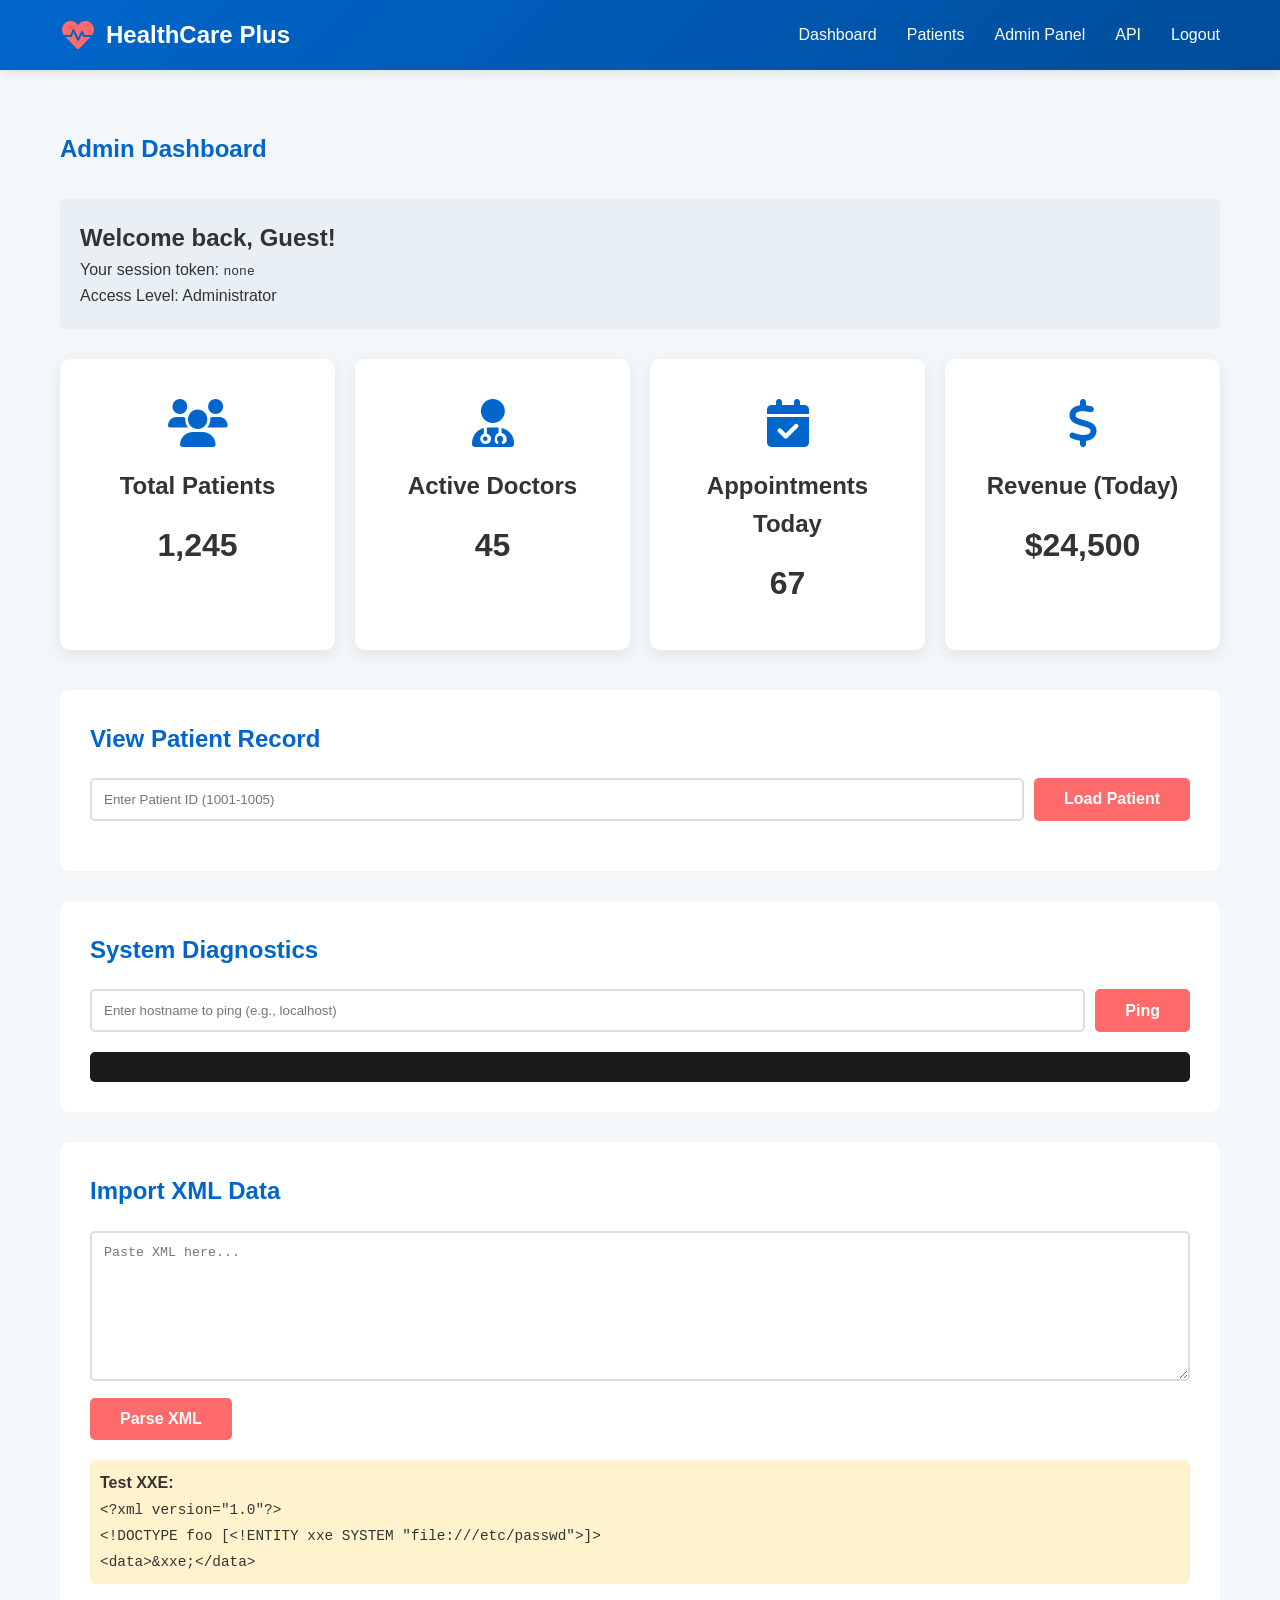
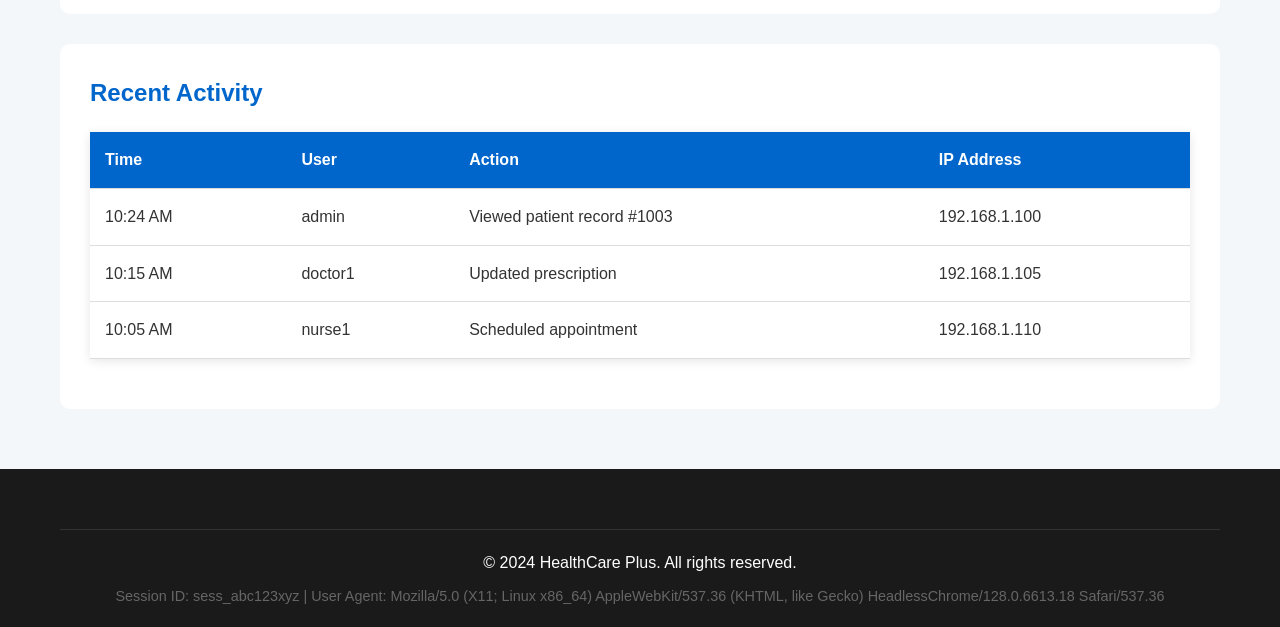
<file: healthcare-plus/dashboard.html>
<!DOCTYPE html>
<html lang="en">
<head>
    <meta charset="UTF-8">
    <meta name="viewport" content="width=device-width, initial-scale=1.0">
    <title>Dashboard - HealthCare Plus</title>
    <link rel="stylesheet" href="styles.css">
    <link rel="stylesheet" href="https://cdnjs.cloudflare.com/ajax/libs/font-awesome/6.0.0/css/all.min.css">
</head>
<body>
    <nav class="navbar">
        <div class="container">
            <div class="logo">
                <i class="fas fa-heartbeat"></i>
                <span>HealthCare Plus</span>
            </div>
            <ul class="nav-links">
                <li><a href="dashboard.html">Dashboard</a></li>
                <li><a href="patients.html">Patients</a></li>
                <li><a href="admin.html">Admin Panel</a></li>
                <li><a href="api-docs.html">API</a></li>
                <li><a href="#" onclick="logout()">Logout</a></li>
            </ul>
        </div>
    </nav>

    <section style="padding: 60px 0; min-height: 80vh;">
        <div class="container">
            <h1 style="color: #0066cc; margin-bottom: 30px;">Admin Dashboard</h1>
            
            <div id="welcomeMessage" style="padding: 20px; background: #e8f0f5; border-radius: 5px; margin-bottom: 30px;"></div>
            
            <div style="display: grid; grid-template-columns: repeat(auto-fit, minmax(250px, 1fr)); gap: 20px; margin-bottom: 40px;">
                <div class="service-card">
                    <i class="fas fa-users" style="color: #0066cc;"></i>
                    <h3>Total Patients</h3>
                    <p style="font-size: 2rem; font-weight: bold;">1,245</p>
                </div>
                <div class="service-card">
                    <i class="fas fa-user-md" style="color: #0066cc;"></i>
                    <h3>Active Doctors</h3>
                    <p style="font-size: 2rem; font-weight: bold;">45</p>
                </div>
                <div class="service-card">
                    <i class="fas fa-calendar-check" style="color: #0066cc;"></i>
                    <h3>Appointments Today</h3>
                    <p style="font-size: 2rem; font-weight: bold;">67</p>
                </div>
                <div class="service-card">
                    <i class="fas fa-dollar-sign" style="color: #0066cc;"></i>
                    <h3>Revenue (Today)</h3>
                    <p style="font-size: 2rem; font-weight: bold;">$24,500</p>
                </div>
            </div>

            <!-- View Patient Record -->
            <div style="background: white; padding: 30px; border-radius: 10px; margin-bottom: 30px;">
                <h2 style="color: #0066cc; margin-bottom: 20px;">View Patient Record</h2>
                <div style="display: flex; gap: 10px; margin-bottom: 20px;">
                    <input type="number" id="patientIdInput" placeholder="Enter Patient ID (1001-1005)" style="flex: 1; padding: 12px; border: 2px solid #ddd; border-radius: 5px;">
                    <button onclick="loadPatientData()" class="btn btn-primary">Load Patient</button>
                </div>
                <div id="patientDataDisplay"></div>
            </div>

            <!-- System Diagnostics -->
            <div style="background: white; padding: 30px; border-radius: 10px; margin-bottom: 30px;">
                <h2 style="color: #0066cc; margin-bottom: 20px;">System Diagnostics</h2>
                <div style="display: flex; gap: 10px; margin-bottom: 20px;">
                    <input type="text" id="pingHost" placeholder="Enter hostname to ping (e.g., localhost)" style="flex: 1; padding: 12px; border: 2px solid #ddd; border-radius: 5px;">
                    <button onclick="pingServer()" class="btn btn-primary">Ping</button>
                </div>
                <div id="pingResults" style="background: #1a1a1a; color: #0f0; padding: 15px; border-radius: 5px; font-family: monospace; white-space: pre-wrap;"></div>
            </div>

            <!-- Import XML Data -->
            <div style="background: white; padding: 30px; border-radius: 10px; margin-bottom: 30px;">
                <h2 style="color: #0066cc; margin-bottom: 20px;">Import XML Data</h2>
                <textarea id="xmlInput" placeholder="Paste XML here..." style="width: 100%; height: 150px; padding: 12px; border: 2px solid #ddd; border-radius: 5px; font-family: monospace;"></textarea>
                <button onclick="parseXML()" class="btn btn-primary" style="margin-top: 10px;">Parse XML</button>
                <div id="xmlResults" style="margin-top: 20px;"></div>
                <div style="margin-top: 15px; padding: 10px; background: #fff3cd; border-radius: 5px;">
                    <strong>Test XXE:</strong><br>
                    <code style="font-size: 0.9rem;">
                        &lt;?xml version="1.0"?&gt;<br>
                        &lt;!DOCTYPE foo [&lt;!ENTITY xxe SYSTEM "file:///etc/passwd"&gt;]&gt;<br>
                        &lt;data&gt;&amp;xxe;&lt;/data&gt;
                    </code>
                </div>
            </div>

            <!-- Recent Activity -->
            <div style="background: white; padding: 30px; border-radius: 10px;">
                <h2 style="color: #0066cc; margin-bottom: 20px;">Recent Activity</h2>
                <table>
                    <thead>
                        <tr>
                            <th>Time</th>
                            <th>User</th>
                            <th>Action</th>
                            <th>IP Address</th>
                        </tr>
                    </thead>
                    <tbody>
                        <tr>
                            <td>10:24 AM</td>
                            <td>admin</td>
                            <td>Viewed patient record #1003</td>
                            <td>192.168.1.100</td>
                        </tr>
                        <tr>
                            <td>10:15 AM</td>
                            <td>doctor1</td>
                            <td>Updated prescription</td>
                            <td>192.168.1.105</td>
                        </tr>
                        <tr>
                            <td>10:05 AM</td>
                            <td>nurse1</td>
                            <td>Scheduled appointment</td>
                            <td>192.168.1.110</td>
                        </tr>
                    </tbody>
                </table>
            </div>
        </div>
    </section>

    <footer class="footer">
        <div class="container">
            <div class="footer-bottom">
                <p>&copy; 2024 HealthCare Plus. All rights reserved.</p>
                <p class="debug-info">Session ID: sess_abc123xyz | User Agent: <span id="userAgent"></span></p>
            </div>
        </div>
    </footer>

    <script src="script.js"></script>
    <script>
        // VULNERABILITY: Reflected XSS from URL parameters
        const urlParams = new URLSearchParams(window.location.search);
        const username = urlParams.get('user') || 'Guest';
        const token = urlParams.get('token') || 'none';
        
        // Direct injection without sanitization
        document.getElementById('welcomeMessage').innerHTML = `
            <h2>Welcome back, ${username}!</h2>
            <p>Your session token: <code>${token}</code></p>
            <p>Access Level: Administrator</p>
        `;
        
        // VULNERABILITY: IDOR - Insecure Direct Object Reference
        function loadPatientData() {
            const patientId = document.getElementById('patientIdInput').value;
            const patient = DATABASE.patients.find(p => p.id == patientId);
            const display = document.getElementById('patientDataDisplay');
            
            if (patient) {
                display.innerHTML = `
                    <div class="alert alert-success">
                        <h3>Patient Information</h3>
                        <p><strong>Name:</strong> ${patient.name}</p>
                        <p><strong>Age:</strong> ${patient.age}</p>
                        <p><strong>SSN:</strong> ${patient.ssn}</p>
                        <p><strong>Address:</strong> ${patient.address}</p>
                        <p><strong>Phone:</strong> ${patient.phone}</p>
                        <p><strong>Diagnosis:</strong> ${patient.diagnosis}</p>
                        <p><strong>Medications:</strong> ${patient.medications}</p>
                        <p><strong>Insurance:</strong> ${patient.insurance}</p>
                        <p><strong>Outstanding Balance:</strong> $${patient.balance}</p>
                        <p><strong>Assigned Doctor:</strong> ${patient.doctor}</p>
                    </div>
                `;
            } else {
                display.innerHTML = '<div class="alert alert-error">Patient not found. Try IDs: 1001, 1002, 1003, 1004, 1005</div>';
            }
        }
        
        // VULNERABILITY: Command Injection Simulation
        function pingServer() {
            const host = document.getElementById('pingHost').value;
            const results = document.getElementById('pingResults');
            
            // Simulating command injection vulnerability
            // In real scenario: exec("ping " + host) without sanitization
            results.innerHTML = `$ ping ${host}\n\n`;
            
            if (host.includes(';') || host.includes('&') || host.includes('|')) {
                results.innerHTML += `PING ${host.split(/[;&|]/)[0]} (127.0.0.1) 56(84) bytes of data.\n`;
                results.innerHTML += `64 bytes from 127.0.0.1: icmp_seq=1 ttl=64 time=0.042 ms\n\n`;
                results.innerHTML += `--- Command Injection Detected ---\n`;
                results.innerHTML += `Executing additional commands...\n\n`;
                
                // Simulate command injection results
                if (host.includes('cat') || host.includes('type')) {
                    results.innerHTML += `=== /etc/passwd (simulated) ===\n`;
                    results.innerHTML += `root:x:0:0:root:/root:/bin/bash\n`;
                    results.innerHTML += `admin:x:1000:1000:Admin User:/home/admin:/bin/bash\n`;
                    results.innerHTML += `healthcareplus:x:1001:1001::/var/www/healthcareplus:/bin/false\n`;
                } else if (host.includes('ls') || host.includes('dir')) {
                    results.innerHTML += `=== Directory Listing ===\n`;
                    results.innerHTML += `config.php\ndatabase_backup.sql\n.env\napi_keys.txt\npatient_records/\n`;
                } else if (host.includes('whoami')) {
                    results.innerHTML += `root\n`;
                } else {
                    results.innerHTML += `Additional command executed: ${host.split(/[;&|]/).slice(1).join(' ')}\n`;
                }
            } else {
                results.innerHTML += `PING ${host} (127.0.0.1) 56(84) bytes of data.\n`;
                results.innerHTML += `64 bytes from 127.0.0.1: icmp_seq=1 ttl=64 time=0.042 ms\n`;
                results.innerHTML += `64 bytes from 127.0.0.1: icmp_seq=2 ttl=64 time=0.038 ms\n`;
                results.innerHTML += `\n--- ${host} ping statistics ---\n`;
                results.innerHTML += `2 packets transmitted, 2 received, 0% packet loss\n`;
            }
        }
        
        // VULNERABILITY: XXE (XML External Entity) Simulation
        function parseXML() {
            const xmlInput = document.getElementById('xmlInput').value;
            const results = document.getElementById('xmlResults');
            
            if (xmlInput.includes('ENTITY') && xmlInput.includes('SYSTEM')) {
                results.innerHTML = `<div class="alert alert-error">
                    <h3>⚠️ XXE Vulnerability Exploited!</h3>
                    <p><strong>External Entity Detected</strong></p>
                    <pre style="background: #1a1a1a; color: #0f0; padding: 15px; border-radius: 5px; margin-top: 10px;">
=== /etc/passwd (File Contents) ===
root:x:0:0:root:/root:/bin/bash
daemon:x:1:1:daemon:/usr/sbin:/usr/sbin/nologin
bin:x:2:2:bin:/bin:/usr/sbin/nologin
sys:x:3:3:sys:/dev:/usr/sbin/nologin
healthcareplus:x:1001:1001::/var/www/healthcareplus:/bin/bash
admin:x:1002:1002:Admin User:/home/admin:/bin/bash

=== Database Configuration ===
DB_HOST=localhost
DB_USER=root
DB_PASS=${API_CONFIG.databasePassword}
DB_NAME=healthcare_plus_db

=== API Keys ===
API_KEY=${API_CONFIG.apiKey}
SECRET_KEY=${API_CONFIG.secretKey}
                    </pre>
                </div>`;
            } else if (xmlInput.includes('<?xml')) {
                results.innerHTML = `<div class="alert alert-success">
                    <p>XML parsed successfully!</p>
                    <p>Try using DOCTYPE with ENTITY to exploit XXE vulnerability</p>
                </div>`;
            } else {
                results.innerHTML = `<div class="alert alert-error">Invalid XML format</div>`;
            }
        }
        
        function logout() {
            localStorage.clear();
            window.location.href = 'login.html';
        }
        
        // Display user agent
        document.getElementById('userAgent').textContent = navigator.userAgent;
        
        // VULNERABILITY: Debug console exposure
        console.log('=== DASHBOARD DEBUG INFO ===');
        console.log('Current User:', username);
        console.log('Auth Token:', token);
        console.log('Database Access:', DATABASE);
        console.log('API Configuration:', API_CONFIG);
    </script>
</body>
</html>
</file>
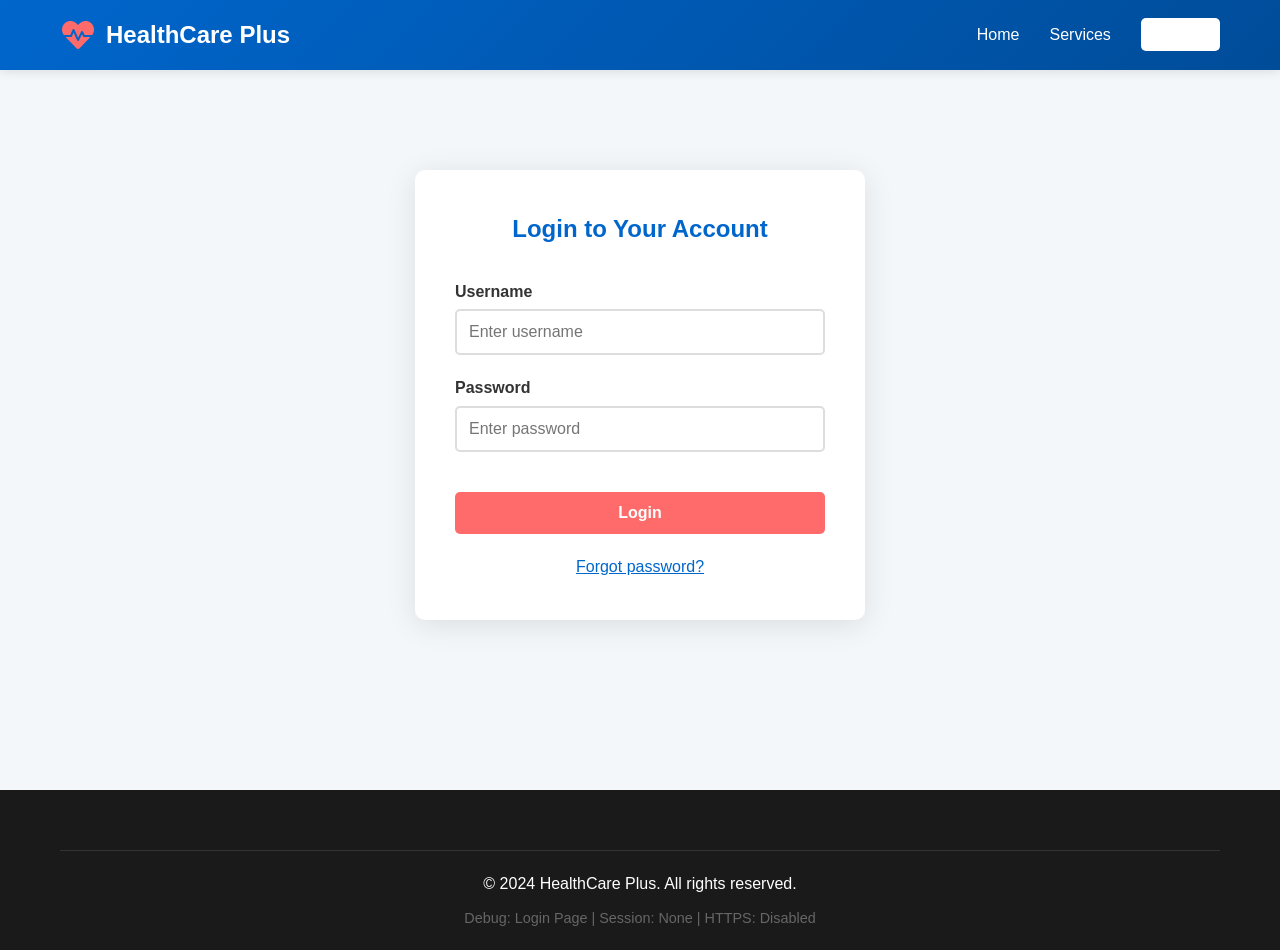
<file: healthcare-plus/login.html>
<!DOCTYPE html>
<html lang="en">
<head>
    <meta charset="UTF-8">
    <meta name="viewport" content="width=device-width, initial-scale=1.0">
    <title>Login - HealthCare Plus</title>
    <link rel="stylesheet" href="styles.css">
    <link rel="stylesheet" href="https://cdnjs.cloudflare.com/ajax/libs/font-awesome/6.0.0/css/all.min.css">
</head>
<body>
    <nav class="navbar">
        <div class="container">
            <div class="logo">
                <i class="fas fa-heartbeat"></i>
                <span>HealthCare Plus</span>
            </div>
            <ul class="nav-links">
                <li><a href="index.html">Home</a></li>
                <li><a href="services.html">Services</a></li>
                <li><a href="login.html" class="btn-login">Login</a></li>
            </ul>
        </div>
    </nav>

    <section class="login-section" style="padding: 100px 0; min-height: 80vh;">
        <div class="container">
            <div class="login-container" style="max-width: 450px; margin: 0 auto; background: white; padding: 40px; border-radius: 10px; box-shadow: 0 5px 30px rgba(0,0,0,0.1);">
                <h2 style="text-align: center; color: #0066cc; margin-bottom: 30px;">Login to Your Account</h2>
                
                <!-- VULNERABILITY: Form submits to GET with credentials in URL -->
                <form id="loginForm" method="GET" action="dashboard.html">
                    <div class="form-group">
                        <label>Username</label>
                        <input type="text" id="username" name="username" placeholder="Enter username" required>
                    </div>
                    
                    <div class="form-group">
                        <label>Password</label>
                        <input type="password" id="password" name="password" placeholder="Enter password" required>
                    </div>
                    
                    <button type="submit" class="btn btn-primary" style="width: 100%; margin-top: 20px;">Login</button>
                </form>
                
                <div style="margin-top: 20px; text-align: center;">
                    <a href="#" onclick="showCredentials()" style="color: #0066cc;">Forgot password?</a>
                </div>
                
                <!-- VULNERABILITY: Credentials exposed in HTML comments -->
                <!--
                    Default Credentials for Testing:
                    Admin: admin / admin123
                    Doctor: doctor1 / doctor123
                    Patient: patient1 / patient123
                    Nurse: nurse1 / nurse123
                    Test: testuser / test
                -->
                
                <div id="hint" style="margin-top: 30px; padding: 15px; background: #f9f9f9; border-radius: 5px; display: none;">
                    <h4>Test Credentials:</h4>
                    <ul style="list-style: none; padding: 0;">
                        <li><strong>Admin:</strong> admin / admin123</li>
                        <li><strong>Doctor:</strong> doctor1 / doctor123</li>
                        <li><strong>Patient:</strong> patient1 / patient123</li>
                        <li><strong>Nurse:</strong> nurse1 / nurse123</li>
                    </ul>
                </div>
                

            </div>
        </div>
    </section>

    <footer class="footer">
        <div class="container">
            <div class="footer-bottom">
                <p>&copy; 2024 HealthCare Plus. All rights reserved.</p>
                <p class="debug-info">Debug: Login Page | Session: None | HTTPS: Disabled</p>
            </div>
        </div>
    </footer>

    <script src="script.js"></script>
    <script>
        // VULNERABILITY: Client-side authentication
        document.getElementById('loginForm').addEventListener('submit', function(e) {
            e.preventDefault();
            
            const username = document.getElementById('username').value;
            const password = document.getElementById('password').value;
            
            // VULNERABILITY: Credentials sent in URL query parameters
            const loginSuccess = login(username, password);
            
            if (loginSuccess) {
                // VULNERABILITY: Redirect with credentials in URL
                window.location.href = `dashboard.html?user=${username}&token=${API_CONFIG.adminToken}&role=admin`;
            } else {
                alert('Login failed! Try: admin/admin123 or check HTML source for more credentials');
                // VULNERABILITY: Failed login reveals valid usernames
                const user = DATABASE.users.find(u => u.username === username);
                if (user) {
                    alert(`Username exists! Password incorrect. Hint: password length is ${user.password.length} characters`);
                }
            }
        });
        
        function showCredentials() {
            document.getElementById('hint').style.display = 'block';
        }
        
        // VULNERABILITY: Auto-fill credentials in console
        console.log('Available test accounts:', DATABASE.users.map(u => ({username: u.username, password: u.password})));
    </script>
</body>
</html>
</file>
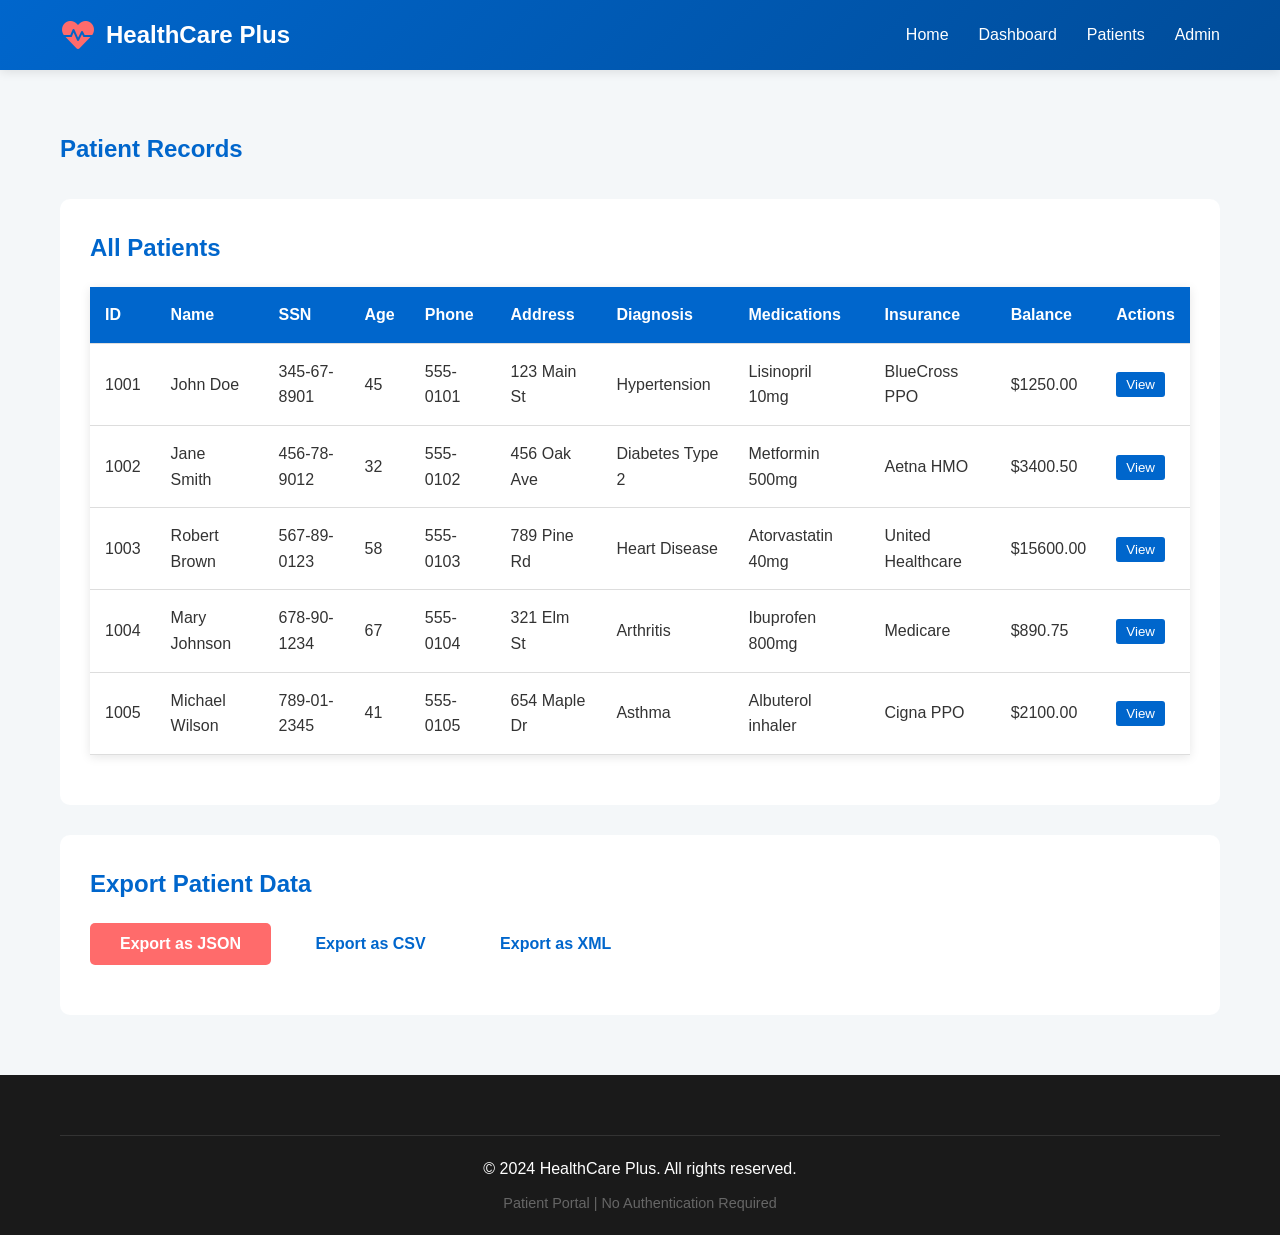
<file: healthcare-plus/patients.html>
<!DOCTYPE html>
<html lang="en">
<head>
    <meta charset="UTF-8">
    <meta name="viewport" content="width=device-width, initial-scale=1.0">
    <title>Patients - HealthCare Plus</title>
    <link rel="stylesheet" href="styles.css">
    <link rel="stylesheet" href="https://cdnjs.cloudflare.com/ajax/libs/font-awesome/6.0.0/css/all.min.css">
</head>
<body>
    <nav class="navbar">
        <div class="container">
            <div class="logo">
                <i class="fas fa-heartbeat"></i>
                <span>HealthCare Plus</span>
            </div>
            <ul class="nav-links">
                <li><a href="index.html">Home</a></li>
                <li><a href="dashboard.html">Dashboard</a></li>
                <li><a href="patients.html">Patients</a></li>
                <li><a href="admin.html">Admin</a></li>
            </ul>
        </div>
    </nav>

    <section style="padding: 60px 0; min-height: 80vh;">
        <div class="container">
            <h1 style="color: #0066cc; margin-bottom: 30px;">Patient Records</h1>
            
            <!-- VULNERABILITY: No authentication to view patient list -->
            <div style="background: white; padding: 30px; border-radius: 10px; margin-bottom: 30px;">
                <h2 style="color: #0066cc; margin-bottom: 20px;">All Patients</h2>
                <div id="patientsList"></div>
            </div>

            <!-- Export Data -->
            <div style="background: white; padding: 30px; border-radius: 10px;">
                <h2 style="color: #0066cc; margin-bottom: 20px;">Export Patient Data</h2>
                <button onclick="exportJSON()" class="btn btn-primary">Export as JSON</button>
                <button onclick="exportCSV()" class="btn btn-secondary" style="margin-left: 10px;">Export as CSV</button>
                <button onclick="exportXML()" class="btn btn-secondary" style="margin-left: 10px;">Export as XML</button>
                <div id="exportData" style="margin-top: 20px;"></div>
            </div>
        </div>
    </section>

    <footer class="footer">
        <div class="container">
            <div class="footer-bottom">
                <p>&copy; 2024 HealthCare Plus. All rights reserved.</p>
                <p class="debug-info">Patient Portal | No Authentication Required</p>
            </div>
        </div>
    </footer>

    <script src="script.js"></script>
    <script>
        // VULNERABILITY: Display all patient data without authentication
        function loadPatients() {
            const list = document.getElementById('patientsList');
            let html = `
                <table>
                    <thead>
                        <tr>
                            <th>ID</th>
                            <th>Name</th>
                            <th>SSN</th>
                            <th>Age</th>
                            <th>Phone</th>
                            <th>Address</th>
                            <th>Diagnosis</th>
                            <th>Medications</th>
                            <th>Insurance</th>
                            <th>Balance</th>
                            <th>Actions</th>
                        </tr>
                    </thead>
                    <tbody>
            `;
            
            DATABASE.patients.forEach(patient => {
                html += `
                    <tr>
                        <td>${patient.id}</td>
                        <td>${patient.name}</td>
                        <td>${patient.ssn}</td>
                        <td>${patient.age}</td>
                        <td>${patient.phone}</td>
                        <td>${patient.address}</td>
                        <td>${patient.diagnosis}</td>
                        <td>${patient.medications}</td>
                        <td>${patient.insurance}</td>
                        <td>$${patient.balance.toFixed(2)}</td>
                        <td>
                            <button onclick="viewDetails(${patient.id})" style="background: #0066cc; color: white; border: none; padding: 5px 10px; border-radius: 3px; cursor: pointer;">View</button>
                        </td>
                    </tr>
                `;
            });
            
            html += '</tbody></table>';
            list.innerHTML = html;
        }
        
        loadPatients();
        
        function viewDetails(patientId) {
            const patient = DATABASE.patients.find(p => p.id === patientId);
            if (patient) {
                alert(`
Full Patient Details:

Name: ${patient.name}
SSN: ${patient.ssn}
Age: ${patient.age}
Phone: ${patient.phone}
Address: ${patient.address}
Diagnosis: ${patient.diagnosis}
Medications: ${patient.medications}
Doctor: ${patient.doctor}
Insurance: ${patient.insurance}
Balance: $${patient.balance.toFixed(2)}
                `);
            }
        }
        
        // VULNERABILITY: Export sensitive data without authentication
        function exportJSON() {
            const exportDiv = document.getElementById('exportData');
            const data = JSON.stringify(DATABASE.patients, null, 2);
            
            exportDiv.innerHTML = `
                <div class="alert alert-success">
                    <h3>Data Exported (JSON)</h3>
                    <pre style="max-height: 400px; overflow-y: auto;">${data}</pre>
                    <button onclick="downloadFile('patients.json', '${btoa(data)}')" class="btn btn-primary" style="margin-top: 10px;">Download File</button>
                </div>
            `;
        }
        
        function exportCSV() {
            const exportDiv = document.getElementById('exportData');
            let csv = 'ID,Name,SSN,Age,Phone,Address,Diagnosis,Medications,Doctor,Insurance,Balance\n';
            
            DATABASE.patients.forEach(p => {
                csv += `${p.id},"${p.name}",${p.ssn},${p.age},${p.phone},"${p.address}","${p.diagnosis}","${p.medications}","${p.doctor}","${p.insurance}",${p.balance}\n`;
            });
            
            exportDiv.innerHTML = `
                <div class="alert alert-success">
                    <h3>Data Exported (CSV)</h3>
                    <pre style="max-height: 400px; overflow-y: auto;">${csv}</pre>
                    <button onclick="downloadFile('patients.csv', '${btoa(csv)}')" class="btn btn-primary" style="margin-top: 10px;">Download File</button>
                </div>
            `;
        }
        
        function exportXML() {
            const exportDiv = document.getElementById('exportData');
            let xml = '<?xml version="1.0" encoding="UTF-8"?>\n<patients>\n';
            
            DATABASE.patients.forEach(p => {
                xml += `  <patient>
    <id>${p.id}</id>
    <name>${p.name}</name>
    <ssn>${p.ssn}</ssn>
    <age>${p.age}</age>
    <phone>${p.phone}</phone>
    <address>${p.address}</address>
    <diagnosis>${p.diagnosis}</diagnosis>
    <medications>${p.medications}</medications>
    <doctor>${p.doctor}</doctor>
    <insurance>${p.insurance}</insurance>
    <balance>${p.balance}</balance>
  </patient>\n`;
            });
            
            xml += '</patients>';
            
            exportDiv.innerHTML = `
                <div class="alert alert-success">
                    <h3>Data Exported (XML)</h3>
                    <pre style="max-height: 400px; overflow-y: auto;">${xml}</pre>
                    <button onclick="downloadFile('patients.xml', '${btoa(xml)}')" class="btn btn-primary" style="margin-top: 10px;">Download File</button>
                </div>
            `;
        }
        
        function downloadFile(filename, base64Data) {
            const data = atob(base64Data);
            const blob = new Blob([data], { type: 'text/plain' });
            const url = window.URL.createObjectURL(blob);
            const a = document.createElement('a');
            a.href = url;
            a.download = filename;
            a.click();
        }
    </script>
</body>
</html>
</file>
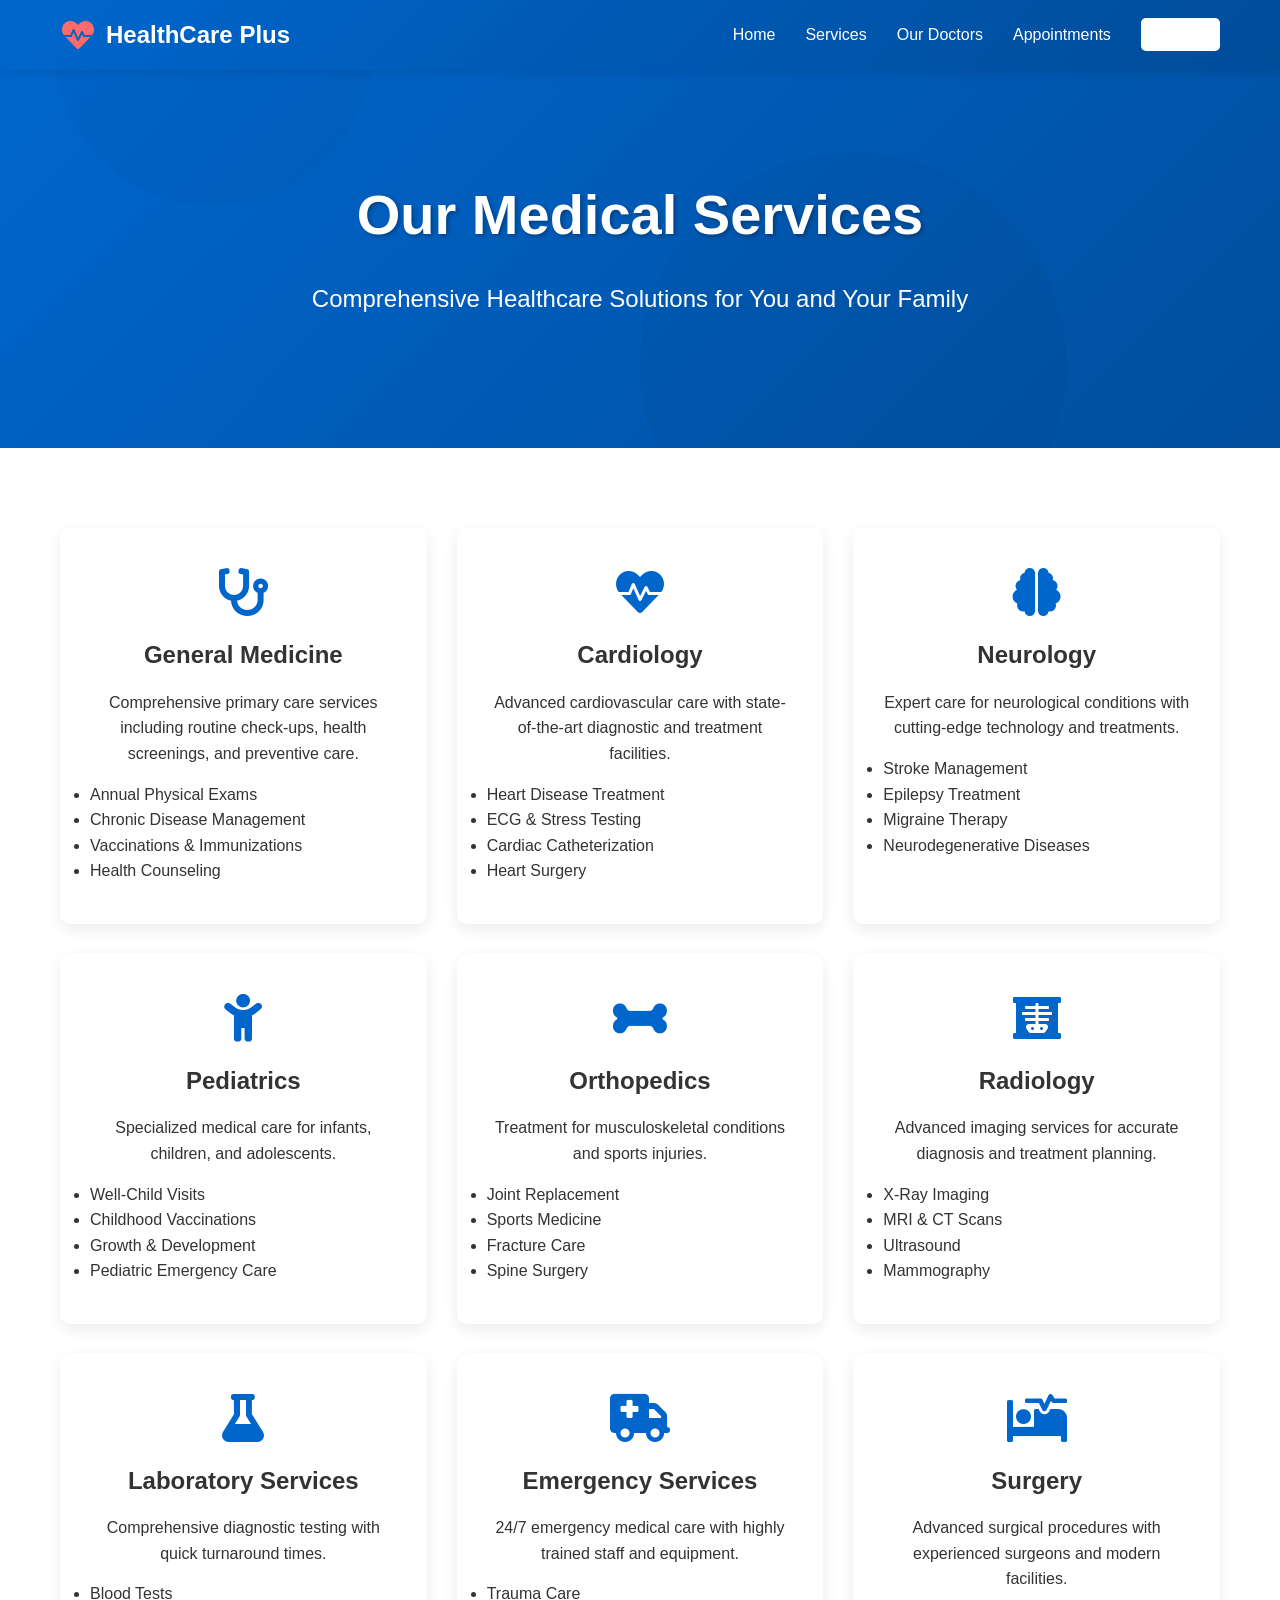
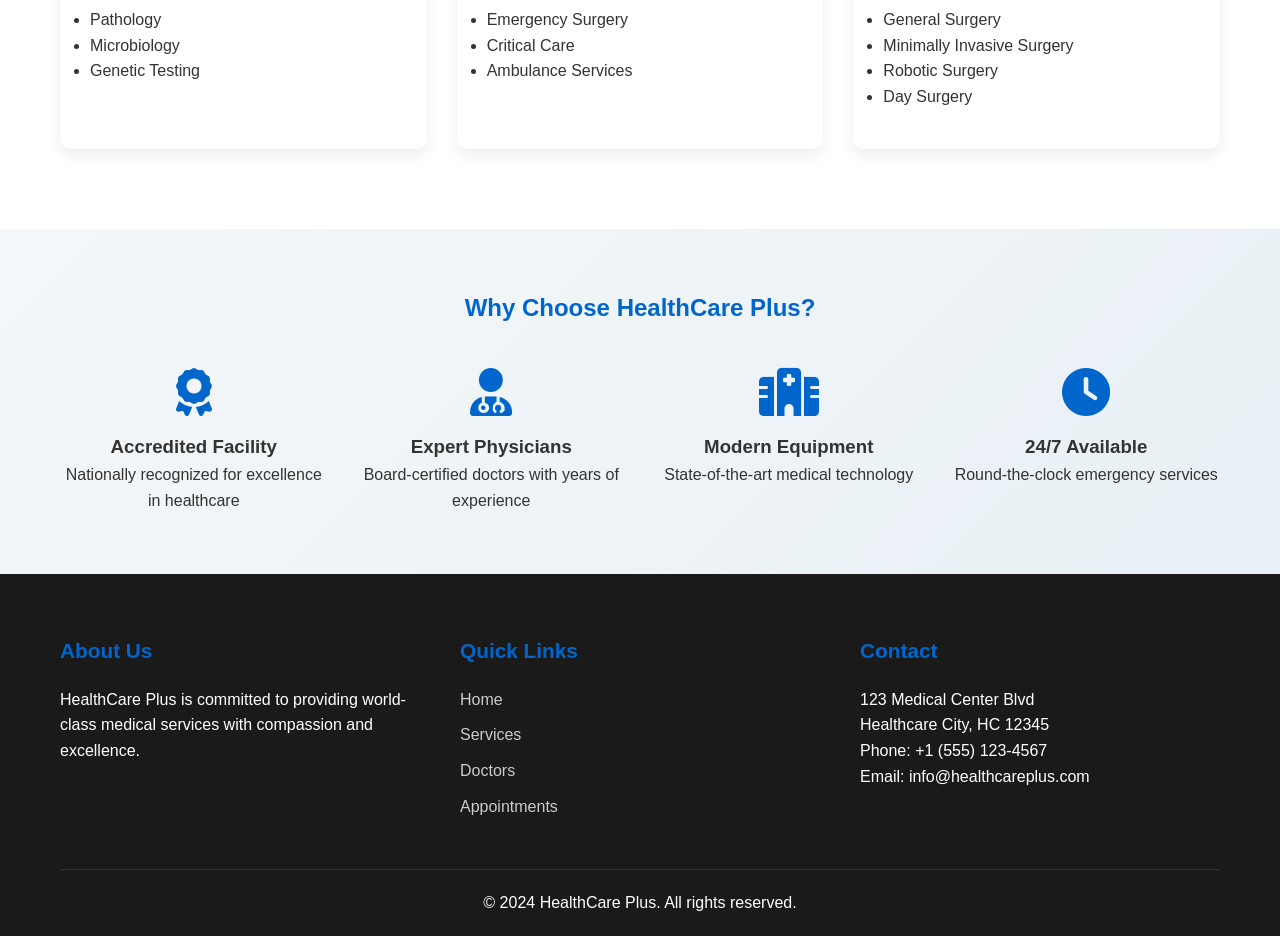
<file: healthcare-plus/services.html>
<!DOCTYPE html>
<html lang="en">
<head>
    <meta charset="UTF-8">
    <meta name="viewport" content="width=device-width, initial-scale=1.0">
    <title>Services - HealthCare Plus</title>
    <link rel="stylesheet" href="styles.css">
    <link rel="stylesheet" href="https://cdnjs.cloudflare.com/ajax/libs/font-awesome/6.0.0/css/all.min.css">
</head>
<body>
    <nav class="navbar">
        <div class="container">
            <div class="logo">
                <i class="fas fa-heartbeat"></i>
                <span>HealthCare Plus</span>
            </div>
            <ul class="nav-links">
                <li><a href="index.html">Home</a></li>
                <li><a href="services.html">Services</a></li>
                <li><a href="doctors.html">Our Doctors</a></li>
                <li><a href="appointments.html">Appointments</a></li>
                <li><a href="login.html" class="btn-login">Login</a></li>
            </ul>
        </div>
    </nav>

    <section class="hero" style="padding: 100px 0;">
        <div class="hero-content">
            <h1>Our Medical Services</h1>
            <p>Comprehensive Healthcare Solutions for You and Your Family</p>
        </div>
    </section>

    <section style="padding: 80px 0; background: white;">
        <div class="container">
            <div class="services-grid" style="grid-template-columns: repeat(auto-fit, minmax(300px, 1fr));">
                <div class="service-card">
                    <i class="fas fa-stethoscope"></i>
                    <h3>General Medicine</h3>
                    <p>Comprehensive primary care services including routine check-ups, health screenings, and preventive care.</p>
                    <ul style="text-align: left; margin-top: 15px;">
                        <li>Annual Physical Exams</li>
                        <li>Chronic Disease Management</li>
                        <li>Vaccinations & Immunizations</li>
                        <li>Health Counseling</li>
                    </ul>
                </div>

                <div class="service-card">
                    <i class="fas fa-heartbeat"></i>
                    <h3>Cardiology</h3>
                    <p>Advanced cardiovascular care with state-of-the-art diagnostic and treatment facilities.</p>
                    <ul style="text-align: left; margin-top: 15px;">
                        <li>Heart Disease Treatment</li>
                        <li>ECG & Stress Testing</li>
                        <li>Cardiac Catheterization</li>
                        <li>Heart Surgery</li>
                    </ul>
                </div>

                <div class="service-card">
                    <i class="fas fa-brain"></i>
                    <h3>Neurology</h3>
                    <p>Expert care for neurological conditions with cutting-edge technology and treatments.</p>
                    <ul style="text-align: left; margin-top: 15px;">
                        <li>Stroke Management</li>
                        <li>Epilepsy Treatment</li>
                        <li>Migraine Therapy</li>
                        <li>Neurodegenerative Diseases</li>
                    </ul>
                </div>

                <div class="service-card">
                    <i class="fas fa-child"></i>
                    <h3>Pediatrics</h3>
                    <p>Specialized medical care for infants, children, and adolescents.</p>
                    <ul style="text-align: left; margin-top: 15px;">
                        <li>Well-Child Visits</li>
                        <li>Childhood Vaccinations</li>
                        <li>Growth & Development</li>
                        <li>Pediatric Emergency Care</li>
                    </ul>
                </div>

                <div class="service-card">
                    <i class="fas fa-bone"></i>
                    <h3>Orthopedics</h3>
                    <p>Treatment for musculoskeletal conditions and sports injuries.</p>
                    <ul style="text-align: left; margin-top: 15px;">
                        <li>Joint Replacement</li>
                        <li>Sports Medicine</li>
                        <li>Fracture Care</li>
                        <li>Spine Surgery</li>
                    </ul>
                </div>

                <div class="service-card">
                    <i class="fas fa-x-ray"></i>
                    <h3>Radiology</h3>
                    <p>Advanced imaging services for accurate diagnosis and treatment planning.</p>
                    <ul style="text-align: left; margin-top: 15px;">
                        <li>X-Ray Imaging</li>
                        <li>MRI & CT Scans</li>
                        <li>Ultrasound</li>
                        <li>Mammography</li>
                    </ul>
                </div>

                <div class="service-card">
                    <i class="fas fa-flask"></i>
                    <h3>Laboratory Services</h3>
                    <p>Comprehensive diagnostic testing with quick turnaround times.</p>
                    <ul style="text-align: left; margin-top: 15px;">
                        <li>Blood Tests</li>
                        <li>Pathology</li>
                        <li>Microbiology</li>
                        <li>Genetic Testing</li>
                    </ul>
                </div>

                <div class="service-card">
                    <i class="fas fa-ambulance"></i>
                    <h3>Emergency Services</h3>
                    <p>24/7 emergency medical care with highly trained staff and equipment.</p>
                    <ul style="text-align: left; margin-top: 15px;">
                        <li>Trauma Care</li>
                        <li>Emergency Surgery</li>
                        <li>Critical Care</li>
                        <li>Ambulance Services</li>
                    </ul>
                </div>

                <div class="service-card">
                    <i class="fas fa-procedures"></i>
                    <h3>Surgery</h3>
                    <p>Advanced surgical procedures with experienced surgeons and modern facilities.</p>
                    <ul style="text-align: left; margin-top: 15px;">
                        <li>General Surgery</li>
                        <li>Minimally Invasive Surgery</li>
                        <li>Robotic Surgery</li>
                        <li>Day Surgery</li>
                    </ul>
                </div>
            </div>
        </div>
    </section>

    <section style="padding: 60px 0; background: linear-gradient(135deg, #f4f7f9 0%, #e8f0f5 100%);">
        <div class="container" style="text-align: center;">
            <h2 style="color: #0066cc; margin-bottom: 20px;">Why Choose HealthCare Plus?</h2>
            <div style="display: grid; grid-template-columns: repeat(auto-fit, minmax(250px, 1fr)); gap: 30px; margin-top: 40px;">
                <div>
                    <i class="fas fa-award" style="font-size: 3rem; color: #0066cc;"></i>
                    <h3 style="margin-top: 15px;">Accredited Facility</h3>
                    <p>Nationally recognized for excellence in healthcare</p>
                </div>
                <div>
                    <i class="fas fa-user-md" style="font-size: 3rem; color: #0066cc;"></i>
                    <h3 style="margin-top: 15px;">Expert Physicians</h3>
                    <p>Board-certified doctors with years of experience</p>
                </div>
                <div>
                    <i class="fas fa-hospital" style="font-size: 3rem; color: #0066cc;"></i>
                    <h3 style="margin-top: 15px;">Modern Equipment</h3>
                    <p>State-of-the-art medical technology</p>
                </div>
                <div>
                    <i class="fas fa-clock" style="font-size: 3rem; color: #0066cc;"></i>
                    <h3 style="margin-top: 15px;">24/7 Available</h3>
                    <p>Round-the-clock emergency services</p>
                </div>
            </div>
        </div>
    </section>

    <footer class="footer">
        <div class="container">
            <div class="footer-grid">
                <div class="footer-col">
                    <h4>About Us</h4>
                    <p>HealthCare Plus is committed to providing world-class medical services with compassion and excellence.</p>
                </div>
                <div class="footer-col">
                    <h4>Quick Links</h4>
                    <ul>
                        <li><a href="index.html">Home</a></li>
                        <li><a href="services.html">Services</a></li>
                        <li><a href="doctors.html">Doctors</a></li>
                        <li><a href="appointments.html">Appointments</a></li>
                    </ul>
                </div>
                <div class="footer-col">
                    <h4>Contact</h4>
                    <p>123 Medical Center Blvd<br>Healthcare City, HC 12345</p>
                    <p>Phone: +1 (555) 123-4567</p>
                    <p>Email: info@healthcareplus.com</p>
                </div>
            </div>
            <div class="footer-bottom">
                <p>&copy; 2024 HealthCare Plus. All rights reserved.</p>
            </div>
        </div>
    </footer>

    <script src="script.js"></script>
</body>
</html>
</file>
<file: healthcare-plus/styles.css>
/* Global Styles */
* {
    margin: 0;
    padding: 0;
    box-sizing: border-box;
}

body {
    font-family: 'Segoe UI', Tahoma, Geneva, Verdana, sans-serif;
    line-height: 1.6;
    color: #333;
    background-color: #f4f7f9;
}

.container {
    max-width: 1200px;
    margin: 0 auto;
    padding: 0 20px;
}

/* Navigation */
.navbar {
    background: linear-gradient(135deg, #0066cc 0%, #004c99 100%);
    color: white;
    padding: 1rem 0;
    box-shadow: 0 2px 10px rgba(0,0,0,0.1);
    position: sticky;
    top: 0;
    z-index: 1000;
}

.navbar .container {
    display: flex;
    justify-content: space-between;
    align-items: center;
}

.logo {
    font-size: 1.5rem;
    font-weight: bold;
    display: flex;
    align-items: center;
    gap: 10px;
}

.logo i {
    font-size: 2rem;
    color: #ff6b6b;
}

.nav-links {
    display: flex;
    list-style: none;
    gap: 30px;
    align-items: center;
}

.nav-links a {
    color: white;
    text-decoration: none;
    transition: color 0.3s;
    font-weight: 500;
}

.nav-links a:hover {
    color: #66d9ff;
}

.btn-login {
    background: white;
    color: #0066cc;
    padding: 8px 20px;
    border-radius: 5px;
    font-weight: bold;
}

/* Hero Section */
.hero {
    background: linear-gradient(135deg, rgba(0, 102, 204, 0.9), rgba(0, 76, 153, 0.9)), 
                url('data:image/svg+xml,<svg xmlns="http://www.w3.org/2000/svg" viewBox="0 0 1200 600"><rect fill="%230066cc" width="1200" height="600"/><circle fill="%23004c99" cx="200" cy="100" r="150"/><circle fill="%23004c99" cx="800" cy="400" r="200"/></svg>');
    background-size: cover;
    background-position: center;
    color: white;
    padding: 150px 0;
    text-align: center;
}

.hero-content h1 {
    font-size: 3.5rem;
    margin-bottom: 20px;
    text-shadow: 2px 2px 4px rgba(0,0,0,0.3);
}

.hero-content p {
    font-size: 1.5rem;
    margin-bottom: 30px;
}

.hero-buttons {
    display: flex;
    gap: 20px;
    justify-content: center;
}

.btn {
    padding: 12px 30px;
    border: none;
    border-radius: 5px;
    cursor: pointer;
    font-size: 1rem;
    font-weight: bold;
    text-decoration: none;
    display: inline-block;
    transition: all 0.3s;
}

.btn-primary {
    background: #ff6b6b;
    color: white;
}

.btn-primary:hover {
    background: #ff5252;
    transform: translateY(-2px);
    box-shadow: 0 5px 15px rgba(255, 107, 107, 0.3);
}

.btn-secondary {
    background: white;
    color: #0066cc;
}

.btn-secondary:hover {
    background: #f0f0f0;
    transform: translateY(-2px);
}

/* Search Section */
.search-section {
    padding: 60px 0;
    background: white;
}

.search-section h2 {
    text-align: center;
    margin-bottom: 30px;
    color: #0066cc;
    font-size: 2.5rem;
}

#searchForm {
    display: flex;
    gap: 10px;
    max-width: 800px;
    margin: 0 auto 40px;
}

#searchForm input {
    flex: 1;
    padding: 15px;
    border: 2px solid #ddd;
    border-radius: 5px;
    font-size: 1rem;
}

#searchResults {
    max-width: 800px;
    margin: 0 auto;
    padding: 20px;
    background: #f9f9f9;
    border-radius: 5px;
    min-height: 100px;
}

.result-item {
    background: white;
    padding: 15px;
    margin-bottom: 10px;
    border-radius: 5px;
    border-left: 4px solid #0066cc;
}

/* Services Overview */
.services-overview {
    padding: 80px 0;
    background: linear-gradient(135deg, #f4f7f9 0%, #e8f0f5 100%);
}

.services-overview h2 {
    text-align: center;
    margin-bottom: 50px;
    color: #0066cc;
    font-size: 2.5rem;
}

.services-grid {
    display: grid;
    grid-template-columns: repeat(auto-fit, minmax(250px, 1fr));
    gap: 30px;
}

.service-card {
    background: white;
    padding: 40px 30px;
    border-radius: 10px;
    text-align: center;
    transition: all 0.3s;
    box-shadow: 0 5px 15px rgba(0,0,0,0.08);
}

.service-card:hover {
    transform: translateY(-10px);
    box-shadow: 0 15px 30px rgba(0,0,0,0.15);
}

.service-card i {
    font-size: 3rem;
    color: #0066cc;
    margin-bottom: 20px;
}

.service-card h3 {
    color: #333;
    margin-bottom: 15px;
    font-size: 1.5rem;
}

/* Upload Section */
.upload-section {
    padding: 60px 0;
    background: white;
}

.upload-section h2 {
    text-align: center;
    margin-bottom: 30px;
    color: #0066cc;
    font-size: 2.5rem;
}

#uploadForm {
    max-width: 600px;
    margin: 0 auto;
    display: flex;
    flex-direction: column;
    gap: 15px;
}

#uploadForm input {
    padding: 12px;
    border: 2px solid #ddd;
    border-radius: 5px;
    font-size: 1rem;
}

#uploadResult {
    max-width: 600px;
    margin: 20px auto;
    padding: 15px;
    border-radius: 5px;
}

/* Contact Section */
.contact-section {
    padding: 80px 0;
    background: linear-gradient(135deg, #f4f7f9 0%, #e8f0f5 100%);
}

.contact-section h2 {
    text-align: center;
    margin-bottom: 50px;
    color: #0066cc;
    font-size: 2.5rem;
}

.contact-grid {
    display: grid;
    grid-template-columns: repeat(auto-fit, minmax(300px, 1fr));
    gap: 40px;
}

.contact-info h3 {
    color: #0066cc;
    margin-bottom: 20px;
}

.contact-info p {
    margin-bottom: 15px;
    font-size: 1.1rem;
}

.contact-info i {
    color: #ff6b6b;
    margin-right: 10px;
}

.contact-form input,
.contact-form textarea {
    width: 100%;
    padding: 12px;
    margin-bottom: 15px;
    border: 2px solid #ddd;
    border-radius: 5px;
    font-size: 1rem;
    font-family: inherit;
}

/* Chat Widget */
.chat-widget {
    position: fixed;
    bottom: 20px;
    right: 20px;
    width: 350px;
    background: white;
    border-radius: 10px;
    box-shadow: 0 5px 30px rgba(0,0,0,0.2);
    z-index: 9999;
}

.chat-header {
    background: linear-gradient(135deg, #0066cc 0%, #004c99 100%);
    color: white;
    padding: 15px;
    border-radius: 10px 10px 0 0;
    cursor: pointer;
    font-weight: bold;
    display: flex;
    justify-content: space-between;
    align-items: center;
}

.chat-close {
    font-size: 1.5rem;
}

.chat-body {
    display: none;
    height: 400px;
    display: flex;
    flex-direction: column;
}

.chat-body.active {
    display: flex;
}

.chat-messages {
    flex: 1;
    padding: 15px;
    overflow-y: auto;
    background: #f9f9f9;
}

.chat-message {
    margin-bottom: 15px;
    padding: 10px;
    border-radius: 8px;
    max-width: 80%;
}

.chat-message.user {
    background: #0066cc;
    color: white;
    margin-left: auto;
}

.chat-message.bot {
    background: #e8f0f5;
    color: #333;
}

.chat-input {
    display: flex;
    padding: 15px;
    border-top: 1px solid #ddd;
}

.chat-input input {
    flex: 1;
    padding: 10px;
    border: 1px solid #ddd;
    border-radius: 5px;
    margin-right: 10px;
}

.chat-input button {
    background: #0066cc;
    color: white;
    border: none;
    padding: 10px 20px;
    border-radius: 5px;
    cursor: pointer;
}

/* Footer */
.footer {
    background: #1a1a1a;
    color: white;
    padding: 60px 0 20px;
}

.footer-grid {
    display: grid;
    grid-template-columns: repeat(auto-fit, minmax(250px, 1fr));
    gap: 40px;
    margin-bottom: 40px;
}

.footer-col h4 {
    color: #0066cc;
    margin-bottom: 20px;
    font-size: 1.3rem;
}

.footer-col ul {
    list-style: none;
}

.footer-col ul li {
    margin-bottom: 10px;
}

.footer-col a {
    color: #ccc;
    text-decoration: none;
    transition: color 0.3s;
}

.footer-col a:hover {
    color: #66d9ff;
}

.emergency {
    color: #ff6b6b;
    font-weight: bold;
    font-size: 1.2rem;
}

.footer-bottom {
    text-align: center;
    padding-top: 20px;
    border-top: 1px solid #333;
}

.debug-info {
    color: #666;
    font-size: 0.9rem;
    margin-top: 10px;
}

/* Tables */
table {
    width: 100%;
    border-collapse: collapse;
    background: white;
    margin: 20px 0;
    box-shadow: 0 2px 10px rgba(0,0,0,0.1);
}

th, td {
    padding: 15px;
    text-align: left;
    border-bottom: 1px solid #ddd;
}

th {
    background: #0066cc;
    color: white;
    font-weight: bold;
}

tr:hover {
    background: #f5f5f5;
}

/* Forms */
.form-group {
    margin-bottom: 20px;
}

.form-group label {
    display: block;
    margin-bottom: 5px;
    font-weight: bold;
    color: #333;
}

.form-group input,
.form-group select,
.form-group textarea {
    width: 100%;
    padding: 12px;
    border: 2px solid #ddd;
    border-radius: 5px;
    font-size: 1rem;
}

.alert {
    padding: 15px;
    border-radius: 5px;
    margin: 20px 0;
}

.alert-success {
    background: #d4edda;
    color: #155724;
    border: 1px solid #c3e6cb;
}

.alert-error {
    background: #f8d7da;
    color: #721c24;
    border: 1px solid #f5c6cb;
}

.alert-warning {
    background: #fff3cd;
    color: #856404;
    border: 1px solid #ffeaa7;
}

/* Responsive */
@media (max-width: 768px) {
    .nav-links {
        flex-direction: column;
        gap: 10px;
    }
    
    .hero-content h1 {
        font-size: 2rem;
    }
    
    .chat-widget {
        width: 90%;
        right: 5%;
    }
}
</file>
